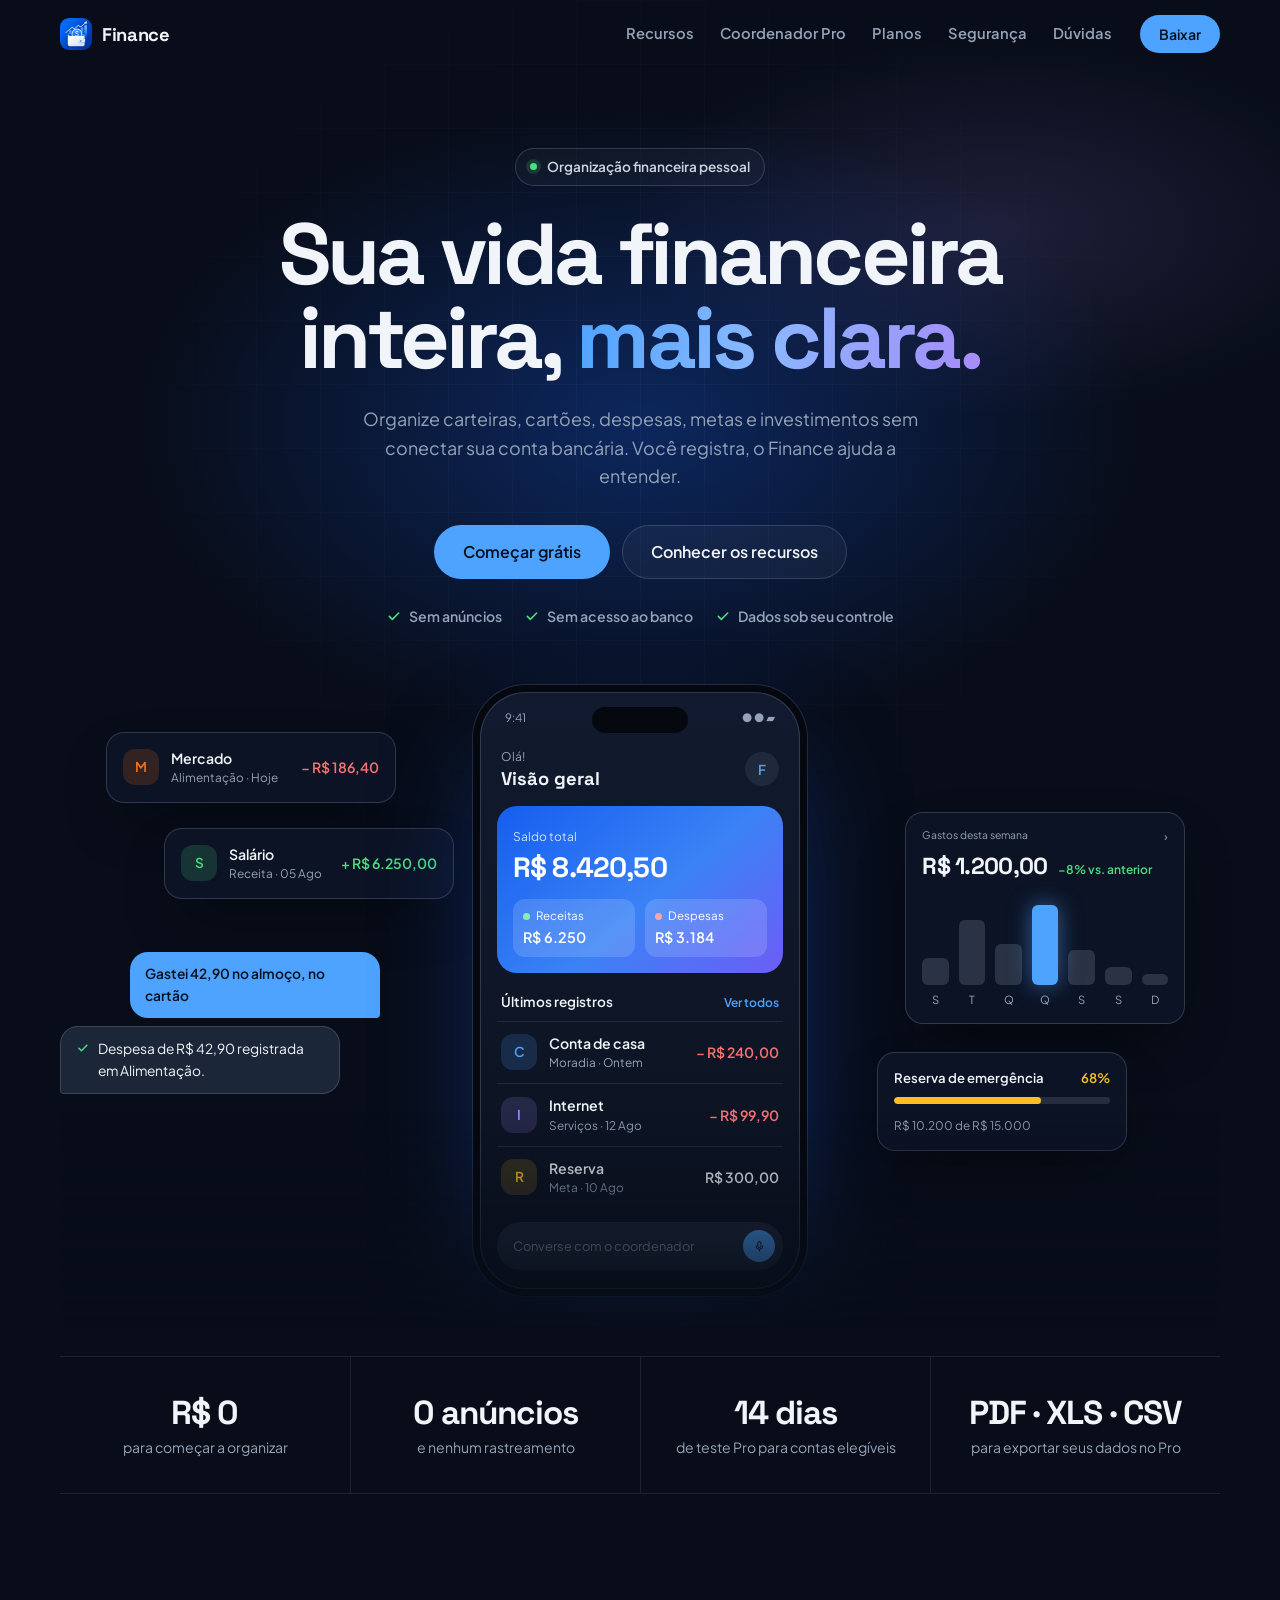
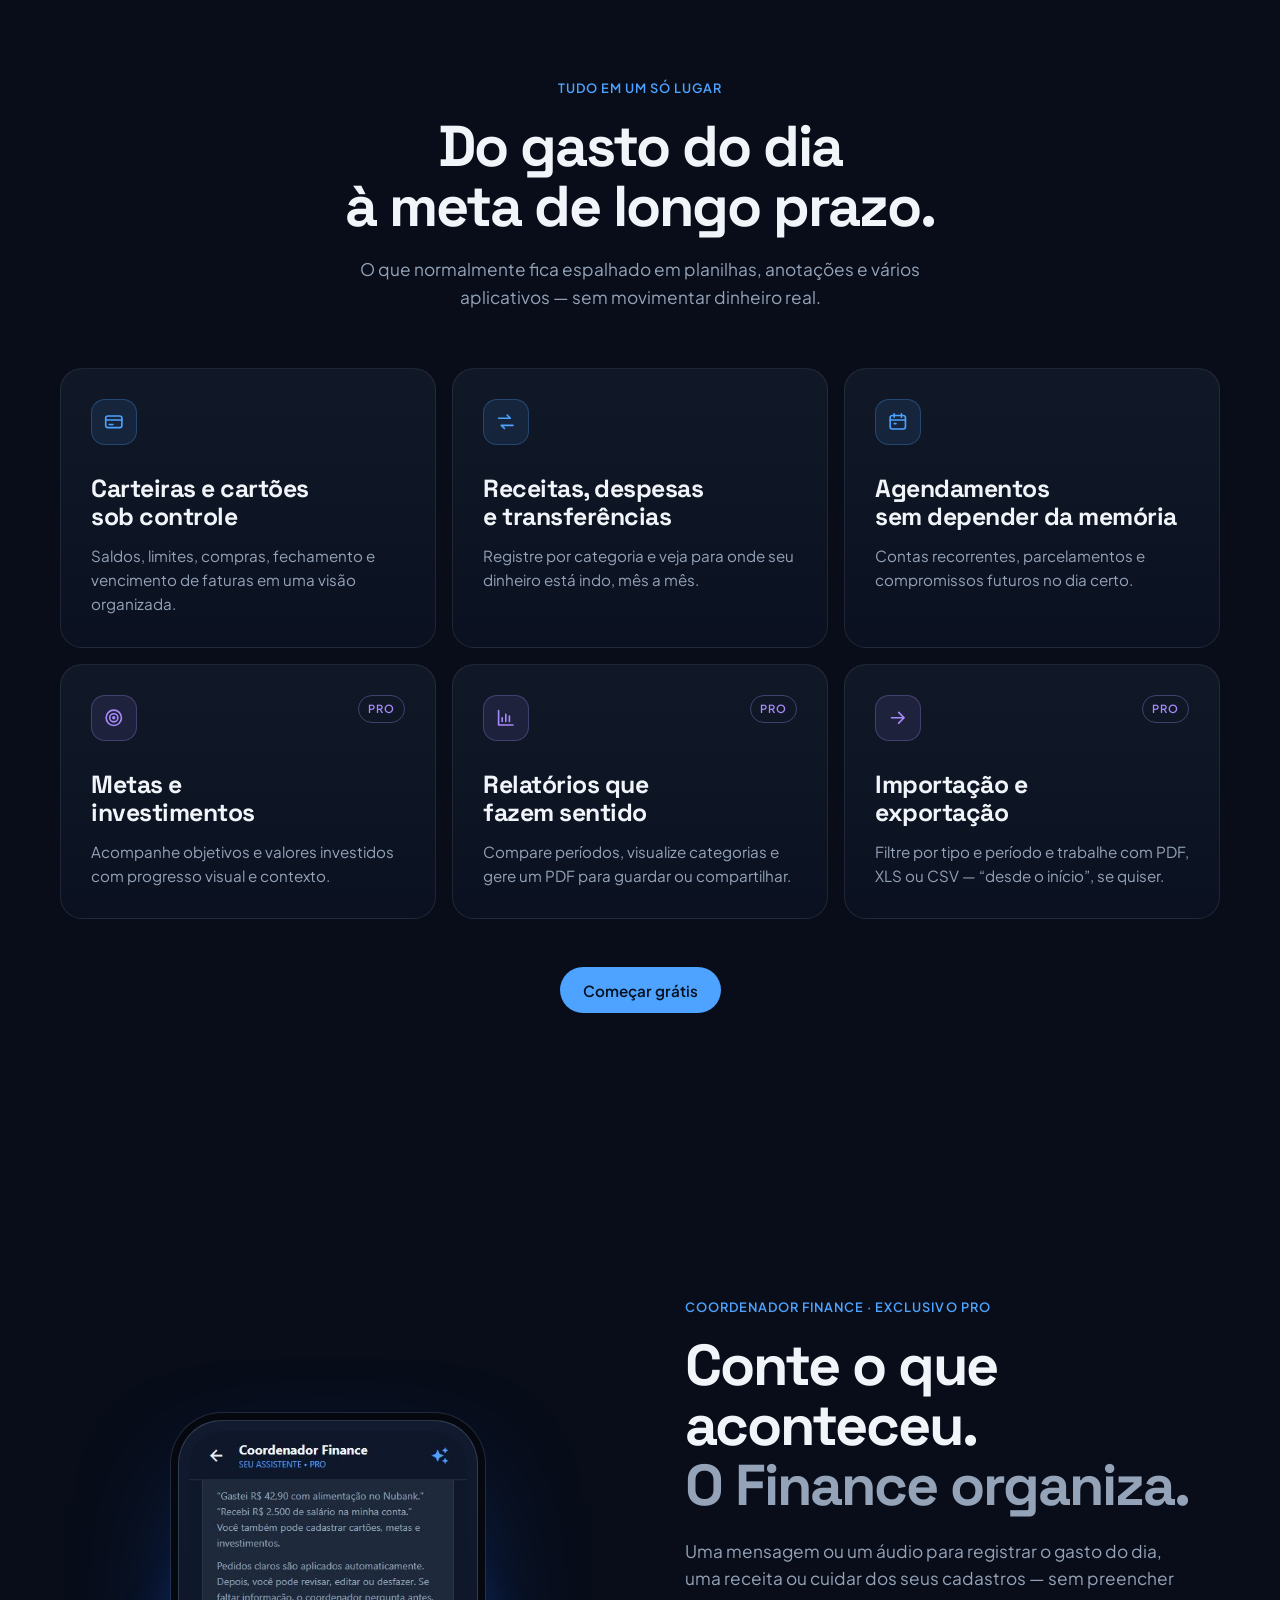
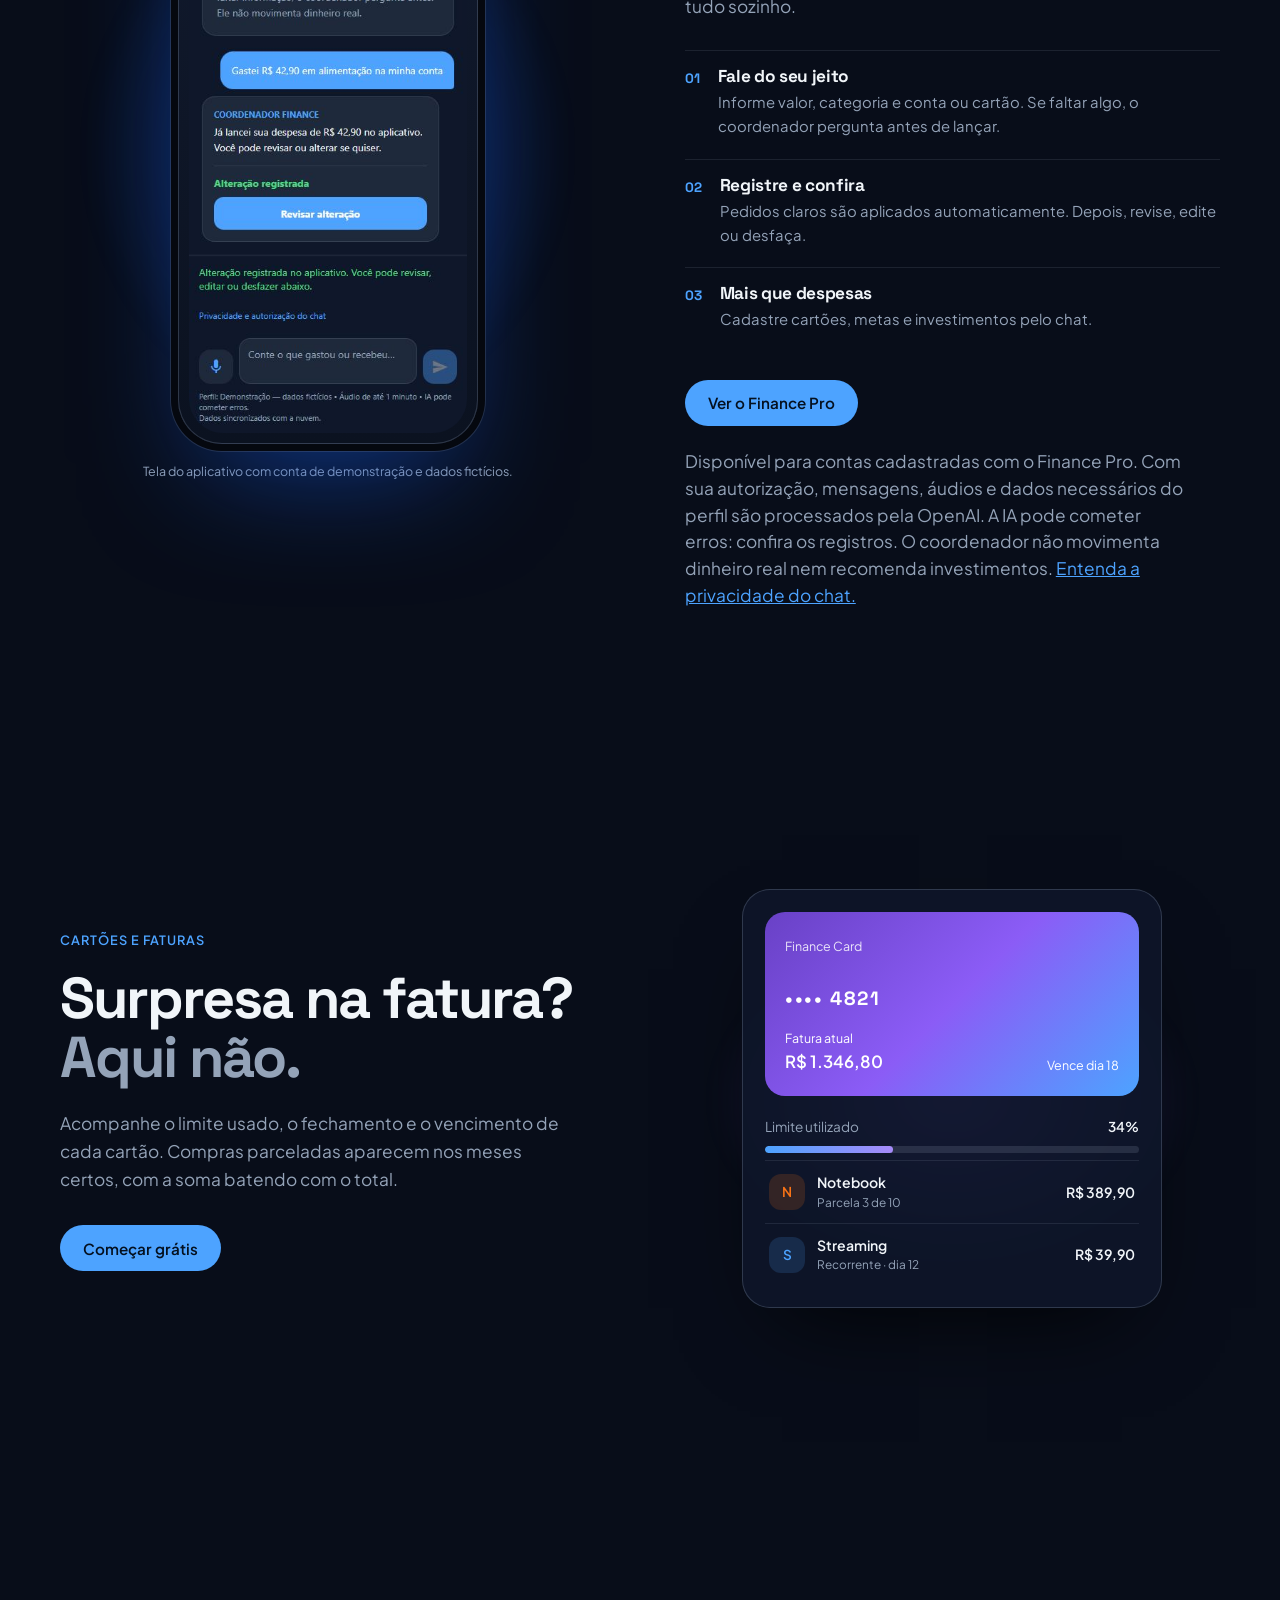
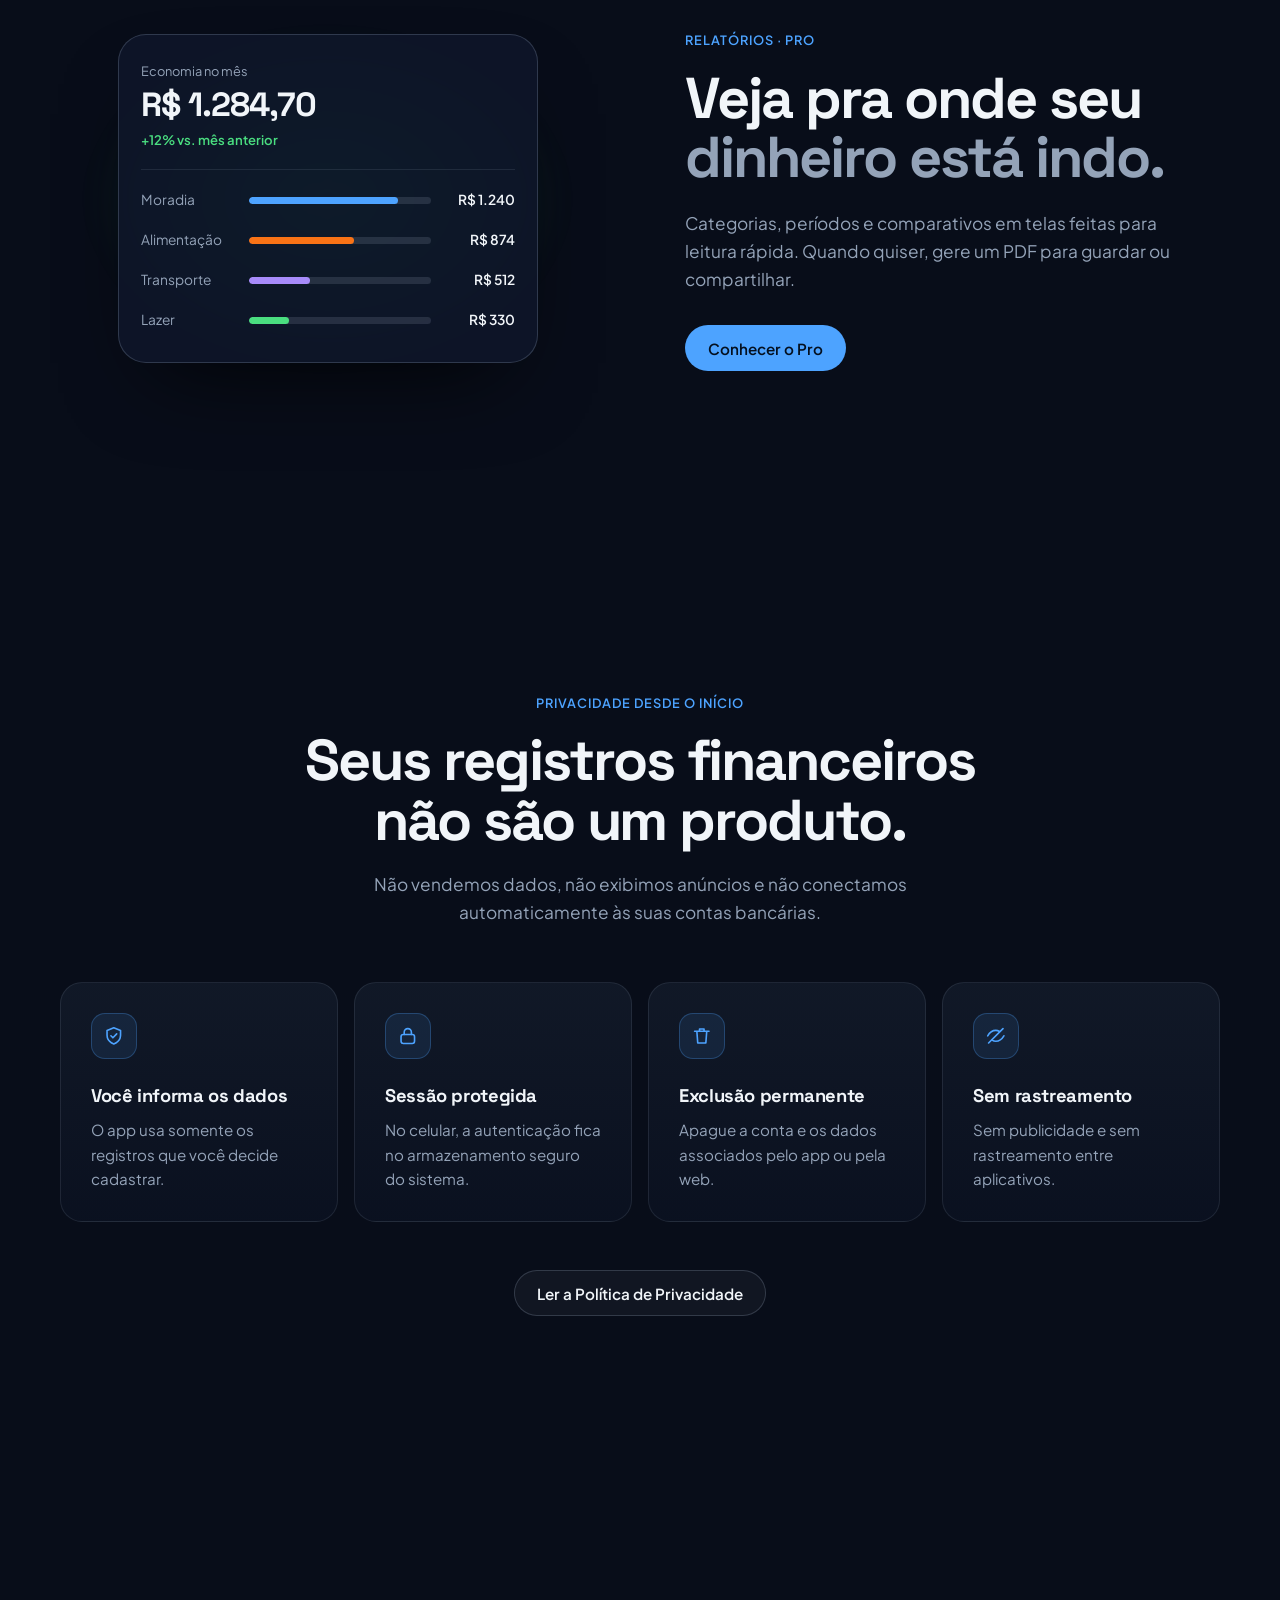
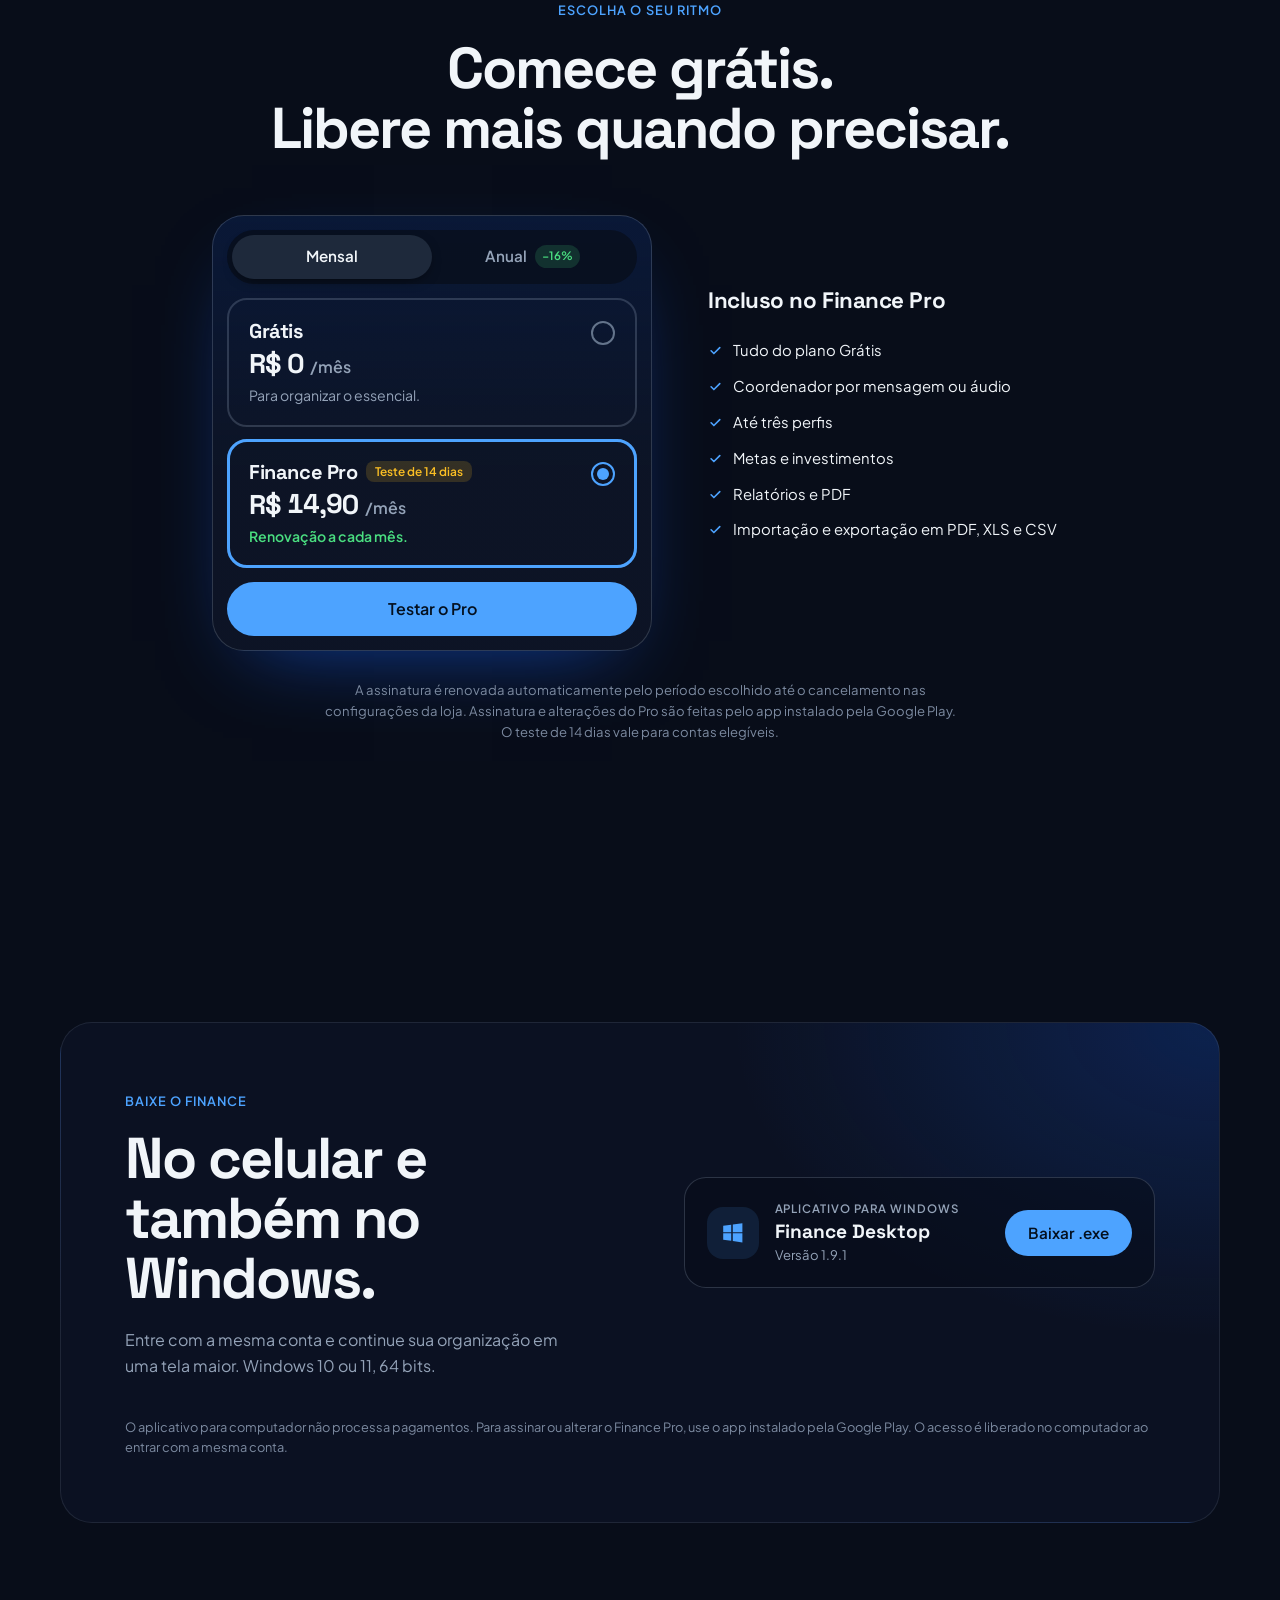
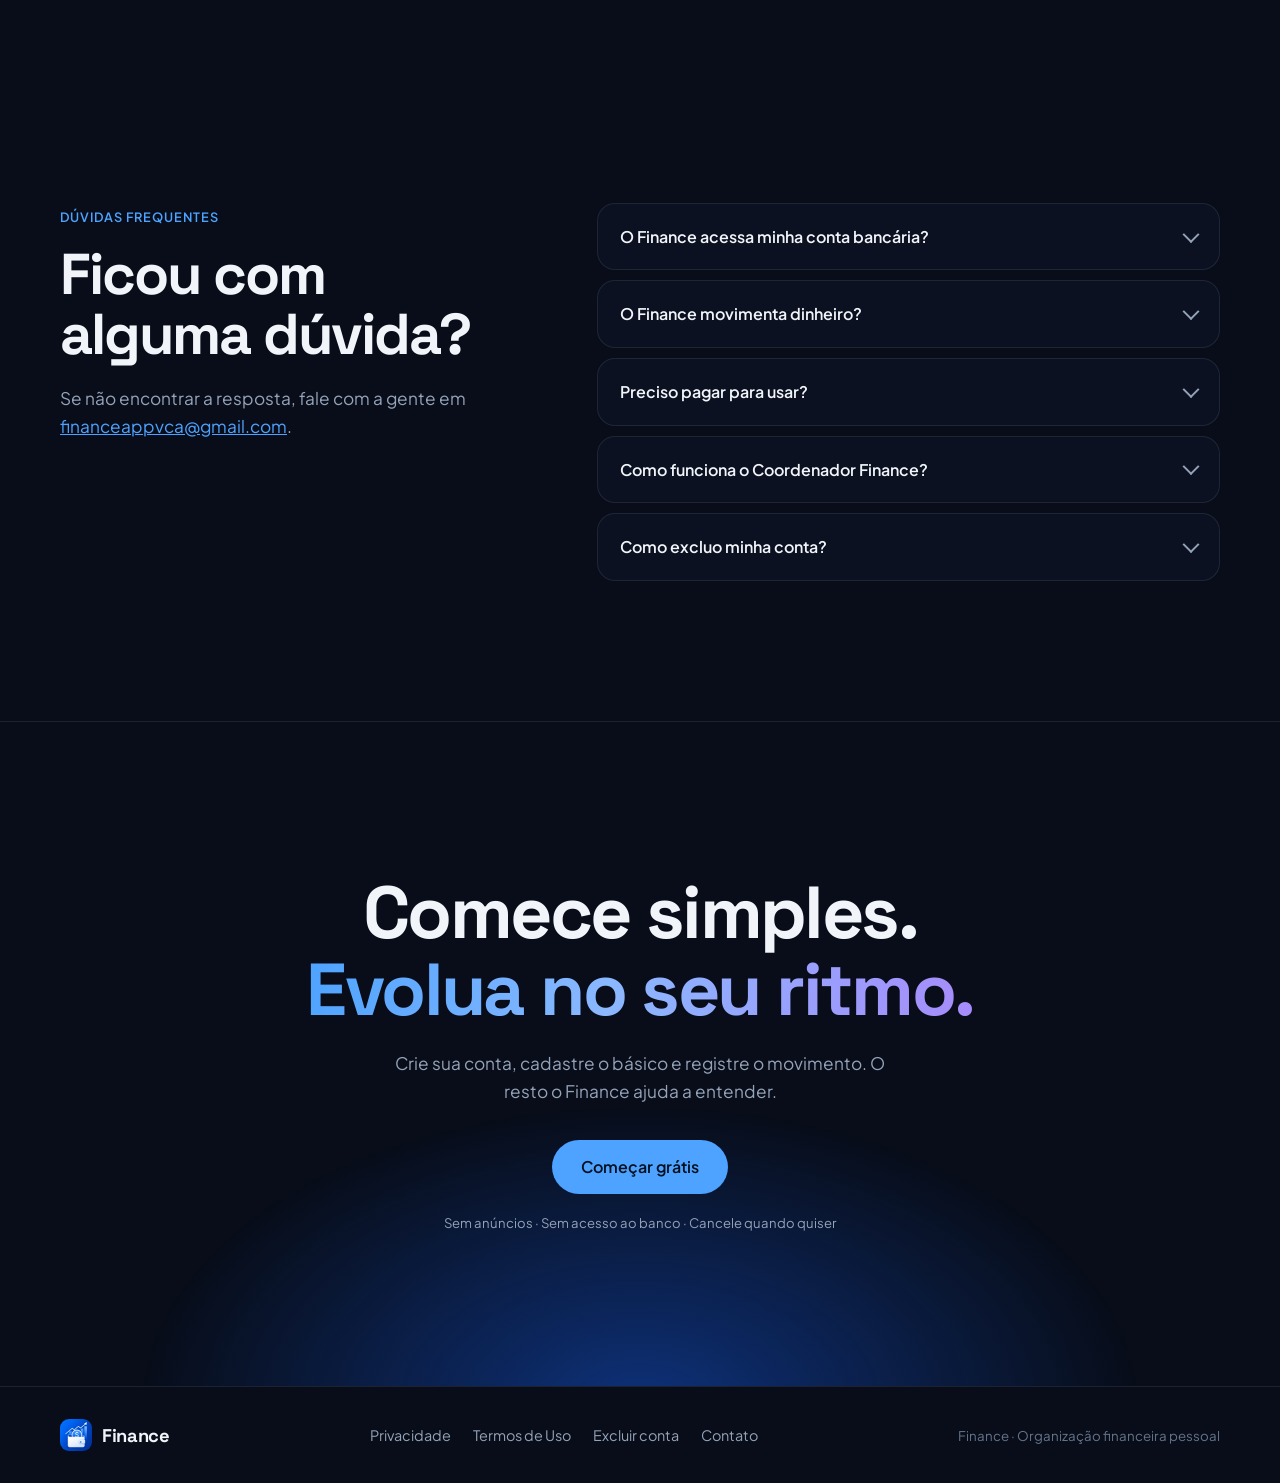
<file: index.html>
<!doctype html>
<html lang="pt-BR">
  <head>
    <meta charset="utf-8" />
    <meta name="viewport" content="width=device-width, initial-scale=1" />
    <meta
      name="description"
      content="Organize despesas, cartões, metas e investimentos com o Finance. No Pro, registre por mensagem ou áudio com o Coordenador Finance."
    />
    <meta name="theme-color" content="#0b1220" />
    <meta property="og:type" content="website" />
    <meta property="og:locale" content="pt_BR" />
    <meta property="og:title" content="Finance — Sua vida financeira, mais clara" />
    <meta
      property="og:description"
      content="Organize sua vida financeira e registre por mensagem ou áudio com o Coordenador Finance, exclusivo do Pro."
    />
    <meta property="og:url" content="https://soufinance.com.br/" />
    <meta property="og:image" content="https://soufinance.com.br/assets/og.png" />
    <meta name="twitter:card" content="summary_large_image" />
    <meta name="twitter:title" content="Finance — Sua vida financeira, mais clara" />
    <meta
      name="twitter:description"
      content="Organize sua vida financeira e registre por mensagem ou áudio com o Coordenador Finance, exclusivo do Pro."
    />
    <meta name="twitter:image" content="https://soufinance.com.br/assets/og.png" />
    <title>Finance — Sua vida financeira, mais clara</title>
    <link rel="icon" href="favicon.svg" type="image/svg+xml" />
    <link rel="stylesheet" href="landing.css?v=2" />
    <script>document.documentElement.classList.add("js");</script>
  </head>
  <body>
    <a class="skip-link" href="#conteudo">Ir para o conteúdo</a>

    <!-- Ícones reutilizáveis -->
    <svg width="0" height="0" style="position: absolute" aria-hidden="true">
      <symbol id="i-chat" viewBox="0 0 24 24"><path d="M4 5h16v11H9l-5 4z" /><path d="M8 9.5h8M8 12.5h5" /></symbol>
      <symbol id="i-card" viewBox="0 0 24 24"><rect x="3" y="5.5" width="18" height="13" rx="2.5" /><path d="M3 10h18M7 15h4" /></symbol>
      <symbol id="i-calendar" viewBox="0 0 24 24"><rect x="3.5" y="5" width="17" height="15" rx="2.5" /><path d="M3.5 10h17M8 3v4M16 3v4M8 14h2" /></symbol>
      <symbol id="i-target" viewBox="0 0 24 24"><circle cx="12" cy="12" r="8.5" /><circle cx="12" cy="12" r="4.5" /><circle cx="12" cy="12" r="1" /></symbol>
      <symbol id="i-chart" viewBox="0 0 24 24"><path d="M4 20V4M4 20h16" /><path d="M8 16v-4M12 16V8M16 16v-6" /></symbol>
      <symbol id="i-swap" viewBox="0 0 24 24"><path d="M4 8h13l-3.5-3.5M20 16H7l3.5 3.5" /></symbol>
      <symbol id="i-shield" viewBox="0 0 24 24"><path d="M12 3l7.5 3v5.5c0 4.5-3.2 8-7.5 9.5-4.3-1.5-7.5-5-7.5-9.5V6z" /><path d="M8.8 12l2.2 2.2 4.2-4.4" /></symbol>
      <symbol id="i-lock" viewBox="0 0 24 24"><rect x="4.5" y="10.5" width="15" height="10" rx="2.5" /><path d="M8 10.5V8a4 4 0 0 1 8 0v2.5" /></symbol>
      <symbol id="i-trash" viewBox="0 0 24 24"><path d="M4 7h16M9.5 7V4.5h5V7M6.5 7l1 13h9l1-13" /></symbol>
      <symbol id="i-eye-off" viewBox="0 0 24 24"><path d="M3 12s3.5-6 9-6c1.6 0 3 .5 4.2 1.2M21 12s-3.5 6-9 6c-1.6 0-3-.5-4.2-1.2" /><path d="M4 20L20 4" /></symbol>
      <symbol id="i-check" viewBox="0 0 24 24"><path d="M5 12.5l4.5 4.5L19 7.5" /></symbol>
      <symbol id="i-arrow" viewBox="0 0 24 24"><path d="M5 12h14M13 6l6 6-6 6" /></symbol>
      <symbol id="i-mic" viewBox="0 0 24 24"><rect x="9" y="3" width="6" height="11" rx="3" /><path d="M5.5 11a6.5 6.5 0 0 0 13 0M12 17.5V21" /></symbol>
      <symbol id="i-windows" viewBox="0 0 24 24"><path d="M3 5.5l7.5-1v7H3zM12 4.3L21 3v8.5h-9zM3 12.5h7.5v7L3 18.5zM12 12.5h9V21l-9-1.3z" /></symbol>
    </svg>

    <header class="nav" data-nav>
      <div class="nav-inner">
        <a class="brand" href="#topo" aria-label="Finance — início">
          <img src="assets/app-icon.png" alt="" width="32" height="32" />
          <span>Finance</span>
        </a>
        <nav class="nav-links" aria-label="Navegação principal">
          <a href="#recursos">Recursos</a>
          <a href="#coordenador">Coordenador Pro</a>
          <a href="#planos">Planos</a>
          <a href="#seguranca">Segurança</a>
          <a href="#duvidas">Dúvidas</a>
        </nav>
        <a class="btn btn-primary btn-sm nav-cta" href="#baixar">Baixar</a>
        <button class="nav-toggle" type="button" aria-expanded="false" aria-controls="menu-mobile" aria-label="Abrir menu">
          <span></span><span></span>
        </button>
      </div>
      <nav id="menu-mobile" class="nav-mobile" aria-label="Navegação principal (celular)" hidden>
        <a href="#recursos">Recursos</a>
        <a href="#coordenador">Coordenador Pro</a>
        <a href="#planos">Planos</a>
        <a href="#seguranca">Segurança</a>
        <a href="#duvidas">Dúvidas</a>
        <a href="#baixar" class="btn btn-primary">Baixar o Finance</a>
      </nav>
    </header>

    <main id="conteudo">
      <!-- HERO -->
      <section id="topo" class="hero" aria-labelledby="hero-title">
        <div class="hero-glow" aria-hidden="true"></div>
        <div class="container hero-copy">
          <span class="pill"><i aria-hidden="true"></i> Organização financeira pessoal</span>
          <h1 id="hero-title">Sua vida financeira inteira, <span class="grad">mais clara.</span></h1>
          <p class="lead">
            Organize carteiras, cartões, despesas, metas e investimentos sem conectar sua conta
            bancária. Você registra, o Finance ajuda a entender.
          </p>
          <div class="hero-actions">
            <a class="btn btn-primary btn-lg" href="#baixar">Começar grátis</a>
            <a class="btn btn-ghost btn-lg" href="#recursos">Conhecer os recursos</a>
          </div>
          <ul class="trust-row" aria-label="Diferenciais de privacidade">
            <li><svg><use href="#i-check" /></svg>Sem anúncios</li>
            <li><svg><use href="#i-check" /></svg>Sem acesso ao banco</li>
            <li><svg><use href="#i-check" /></svg>Dados sob seu controle</li>
          </ul>
        </div>

        <div class="hero-stage" aria-label="Demonstração ilustrativa do Finance com dados fictícios">
          <!-- Cards flutuantes à esquerda -->
          <div class="float float-left-1 reveal" aria-hidden="true">
            <div class="tx">
              <span class="tx-icon" style="--c: #f97316">M</span>
              <span class="tx-body"><b>Mercado</b><small>Alimentação · Hoje</small></span>
              <strong class="neg">− R$ 186,40</strong>
            </div>
          </div>
          <div class="float float-left-2 reveal" aria-hidden="true">
            <div class="tx">
              <span class="tx-icon" style="--c: #4ade80">S</span>
              <span class="tx-body"><b>Salário</b><small>Receita · 05 Ago</small></span>
              <strong class="pos">+ R$ 6.250,00</strong>
            </div>
          </div>
          <div class="float float-left-3 reveal" aria-hidden="true">
            <div class="bubble-user">Gastei 42,90 no almoço, no cartão</div>
            <div class="bubble-bot"><svg><use href="#i-check" /></svg> Despesa de R$ 42,90 registrada em Alimentação.</div>
          </div>

          <!-- Celular -->
          <article class="phone reveal" aria-hidden="true">
            <div class="phone-notch"></div>
            <div class="phone-status"><span>9:41</span><span>● ● ▰</span></div>
            <div class="app-top">
              <div><small>Olá!</small><strong>Visão geral</strong></div>
              <span class="avatar">F</span>
            </div>
            <div class="balance">
              <small>Saldo total</small>
              <strong>R$ 8.420,50</strong>
              <div class="balance-split">
                <span><i class="dot pos-bg"></i>Receitas<b>R$ 6.250</b></span>
                <span><i class="dot neg-bg"></i>Despesas<b>R$ 3.184</b></span>
              </div>
            </div>
            <div class="app-row-title"><strong>Últimos registros</strong><span>Ver todos</span></div>
            <div class="tx tx-plain">
              <span class="tx-icon" style="--c: #4da3ff">C</span>
              <span class="tx-body"><b>Conta de casa</b><small>Moradia · Ontem</small></span>
              <strong class="neg">− R$ 240,00</strong>
            </div>
            <div class="tx tx-plain">
              <span class="tx-icon" style="--c: #a78bfa">I</span>
              <span class="tx-body"><b>Internet</b><small>Serviços · 12 Ago</small></span>
              <strong class="neg">− R$ 99,90</strong>
            </div>
            <div class="tx tx-plain">
              <span class="tx-icon" style="--c: #fbbf24">R</span>
              <span class="tx-body"><b>Reserva</b><small>Meta · 10 Ago</small></span>
              <strong>R$ 300,00</strong>
            </div>
            <div class="phone-input"><span>Converse com o coordenador</span><i><svg><use href="#i-mic" /></svg></i></div>
          </article>

          <!-- Card de gráfico à direita -->
          <div class="float float-right-1 reveal" aria-hidden="true">
            <div class="week">
              <div class="week-head"><small>Gastos desta semana</small><span>›</span></div>
              <div class="week-total"><strong>R$ 1.200,00</strong><em>−8% vs. anterior</em></div>
              <div class="week-bars">
                <i style="--h: 30%"></i><i style="--h: 72%"></i><i style="--h: 45%"></i><i style="--h: 88%" class="on"></i><i style="--h: 38%"></i><i style="--h: 20%"></i><i style="--h: 12%"></i>
              </div>
              <div class="week-days"><span>S</span><span>T</span><span>Q</span><span>Q</span><span>S</span><span>S</span><span>D</span></div>
            </div>
          </div>
          <div class="float float-right-2 reveal" aria-hidden="true">
            <div class="goal-mini">
              <div><span>Reserva de emergência</span><b>68%</b></div>
              <div class="track"><i style="width: 68%"></i></div>
              <small>R$ 10.200 de R$ 15.000</small>
            </div>
          </div>
        </div>
      </section>

      <!-- NÚMEROS -->
      <section class="stats" aria-label="Destaques do Finance">
        <div class="container stats-grid">
          <div><strong>R$ 0</strong><span>para começar a organizar</span></div>
          <div><strong>0 anúncios</strong><span>e nenhum rastreamento</span></div>
          <div><strong>14 dias</strong><span>de teste Pro para contas elegíveis</span></div>
          <div><strong>PDF · XLS · CSV</strong><span>para exportar seus dados no Pro</span></div>
        </div>
      </section>

      <!-- RECURSOS -->
      <section id="recursos" class="section" aria-labelledby="features-title">
        <div class="container">
          <header class="section-head center reveal">
            <span class="eyebrow">Tudo em um só lugar</span>
            <h2 id="features-title">Do gasto do dia<br />à meta de longo prazo.</h2>
            <p>O que normalmente fica espalhado em planilhas, anotações e vários aplicativos — sem movimentar dinheiro real.</p>
          </header>

          <div class="feature-grid">
            <article class="fcard reveal">
              <span class="ficon"><svg><use href="#i-card" /></svg></span>
              <h3>Carteiras e cartões<br />sob controle</h3>
              <p>Saldos, limites, compras, fechamento e vencimento de faturas em uma visão organizada.</p>
            </article>
            <article class="fcard reveal">
              <span class="ficon"><svg><use href="#i-swap" /></svg></span>
              <h3>Receitas, despesas<br />e transferências</h3>
              <p>Registre por categoria e veja para onde seu dinheiro está indo, mês a mês.</p>
            </article>
            <article class="fcard reveal">
              <span class="ficon"><svg><use href="#i-calendar" /></svg></span>
              <h3>Agendamentos<br />sem depender da memória</h3>
              <p>Contas recorrentes, parcelamentos e compromissos futuros no dia certo.</p>
            </article>
            <article class="fcard reveal">
              <span class="ficon violet"><svg><use href="#i-target" /></svg></span>
              <span class="tag">PRO</span>
              <h3>Metas e<br />investimentos</h3>
              <p>Acompanhe objetivos e valores investidos com progresso visual e contexto.</p>
            </article>
            <article class="fcard reveal">
              <span class="ficon violet"><svg><use href="#i-chart" /></svg></span>
              <span class="tag">PRO</span>
              <h3>Relatórios que<br />fazem sentido</h3>
              <p>Compare períodos, visualize categorias e gere um PDF para guardar ou compartilhar.</p>
            </article>
            <article class="fcard reveal">
              <span class="ficon violet"><svg><use href="#i-arrow" /></svg></span>
              <span class="tag">PRO</span>
              <h3>Importação e<br />exportação</h3>
              <p>Filtre por tipo e período e trabalhe com PDF, XLS ou CSV — “desde o início”, se quiser.</p>
            </article>
          </div>
          <div class="center-cta reveal"><a class="btn btn-primary" href="#baixar">Começar grátis</a></div>
        </div>
      </section>

      <!-- COORDENADOR -->
      <section id="coordenador" class="section split" aria-labelledby="coordinator-title">
        <div class="container split-grid">
          <figure class="split-visual reveal">
            <div class="visual-glow" aria-hidden="true"></div>
            <div class="phone phone-img">
              <img src="assets/coordenador-chat.png" alt="Coordenador Finance Pro registrando uma despesa de R$ 42,90 por mensagem, com opção de revisar a alteração e enviar áudio." width="390" height="844" loading="lazy" />
            </div>
            <figcaption>Tela do aplicativo com conta de demonstração e dados fictícios.</figcaption>
          </figure>
          <div class="split-copy reveal">
            <span class="eyebrow">Coordenador Finance · Exclusivo Pro</span>
            <h2 id="coordinator-title">Conte o que aconteceu.<br /><span class="muted-h">O Finance organiza.</span></h2>
            <p>Uma mensagem ou um áudio para registrar o gasto do dia, uma receita ou cuidar dos seus cadastros — sem preencher tudo sozinho.</p>
            <ol class="steps">
              <li><span>01</span><div><h3>Fale do seu jeito</h3><p>Informe valor, categoria e conta ou cartão. Se faltar algo, o coordenador pergunta antes de lançar.</p></div></li>
              <li><span>02</span><div><h3>Registre e confira</h3><p>Pedidos claros são aplicados automaticamente. Depois, revise, edite ou desfaça.</p></div></li>
              <li><span>03</span><div><h3>Mais que despesas</h3><p>Cadastre cartões, metas e investimentos pelo chat.</p></div></li>
            </ol>
            <a class="btn btn-primary" href="#planos">Ver o Finance Pro</a>
            <p class="fine">
              Disponível para contas cadastradas com o Finance Pro. Com sua autorização, mensagens, áudios e dados necessários do perfil são processados pela OpenAI. A IA pode cometer erros: confira os registros. O coordenador não movimenta dinheiro real nem recomenda investimentos.
              <a href="privacidade.html">Entenda a privacidade do chat.</a>
            </p>
          </div>
        </div>
      </section>

      <!-- FATURA -->
      <section class="section split" aria-labelledby="invoice-title">
        <div class="container split-grid reverse">
          <div class="split-copy reveal">
            <span class="eyebrow">Cartões e faturas</span>
            <h2 id="invoice-title">Surpresa na fatura?<br /><span class="muted-h">Aqui não.</span></h2>
            <p>Acompanhe o limite usado, o fechamento e o vencimento de cada cartão. Compras parceladas aparecem nos meses certos, com a soma batendo com o total.</p>
            <a class="btn btn-primary" href="#baixar">Começar grátis</a>
          </div>
          <div class="split-visual reveal" aria-label="Exemplo ilustrativo de cartão com dados fictícios">
            <div class="visual-glow violet" aria-hidden="true"></div>
            <div class="panel">
              <div class="credit">
                <small>Finance Card</small>
                <strong>•••• 4821</strong>
                <div><span>Fatura atual<b>R$ 1.346,80</b></span><span>Vence dia 18</span></div>
              </div>
              <div class="limit"><span>Limite utilizado</span><b>34%</b></div>
              <div class="track"><i style="width: 34%"></i></div>
              <div class="tx tx-plain">
                <span class="tx-icon" style="--c: #f97316">N</span>
                <span class="tx-body"><b>Notebook</b><small>Parcela 3 de 10</small></span>
                <strong>R$ 389,90</strong>
              </div>
              <div class="tx tx-plain">
                <span class="tx-icon" style="--c: #4da3ff">S</span>
                <span class="tx-body"><b>Streaming</b><small>Recorrente · dia 12</small></span>
                <strong>R$ 39,90</strong>
              </div>
            </div>
          </div>
        </div>
      </section>

      <!-- RELATÓRIO -->
      <section class="section split" aria-labelledby="report-title">
        <div class="container split-grid">
          <div class="split-visual reveal" aria-label="Exemplo ilustrativo de relatório mensal com dados fictícios">
            <div class="visual-glow green" aria-hidden="true"></div>
            <div class="panel">
              <div class="report-top"><small>Economia no mês</small><strong>R$ 1.284,70</strong><em>+12% vs. mês anterior</em></div>
              <div class="cat"><span>Moradia</span><div class="track"><i style="width: 82%; --bar: #4da3ff"></i></div><b>R$ 1.240</b></div>
              <div class="cat"><span>Alimentação</span><div class="track"><i style="width: 58%; --bar: #f97316"></i></div><b>R$ 874</b></div>
              <div class="cat"><span>Transporte</span><div class="track"><i style="width: 34%; --bar: #a78bfa"></i></div><b>R$ 512</b></div>
              <div class="cat"><span>Lazer</span><div class="track"><i style="width: 22%; --bar: #4ade80"></i></div><b>R$ 330</b></div>
            </div>
          </div>
          <div class="split-copy reveal">
            <span class="eyebrow">Relatórios · Pro</span>
            <h2 id="report-title">Veja pra onde seu<br /><span class="muted-h">dinheiro está indo.</span></h2>
            <p>Categorias, períodos e comparativos em telas feitas para leitura rápida. Quando quiser, gere um PDF para guardar ou compartilhar.</p>
            <a class="btn btn-primary" href="#planos">Conhecer o Pro</a>
          </div>
        </div>
      </section>

      <!-- SEGURANÇA -->
      <section id="seguranca" class="section" aria-labelledby="security-title">
        <div class="container">
          <header class="section-head center reveal">
            <span class="eyebrow">Privacidade desde o início</span>
            <h2 id="security-title">Seus registros financeiros<br />não são um produto.</h2>
            <p>Não vendemos dados, não exibimos anúncios e não conectamos automaticamente às suas contas bancárias.</p>
          </header>
          <div class="security-grid">
            <article class="scard reveal"><span class="ficon"><svg><use href="#i-shield" /></svg></span><h3>Você informa os dados</h3><p>O app usa somente os registros que você decide cadastrar.</p></article>
            <article class="scard reveal"><span class="ficon"><svg><use href="#i-lock" /></svg></span><h3>Sessão protegida</h3><p>No celular, a autenticação fica no armazenamento seguro do sistema.</p></article>
            <article class="scard reveal"><span class="ficon"><svg><use href="#i-trash" /></svg></span><h3>Exclusão permanente</h3><p>Apague a conta e os dados associados pelo app ou pela web.</p></article>
            <article class="scard reveal"><span class="ficon"><svg><use href="#i-eye-off" /></svg></span><h3>Sem rastreamento</h3><p>Sem publicidade e sem rastreamento entre aplicativos.</p></article>
          </div>
          <div class="center-cta reveal"><a class="btn btn-ghost" href="privacidade.html">Ler a Política de Privacidade</a></div>
        </div>
      </section>

      <!-- PLANOS -->
      <section id="planos" class="section" aria-labelledby="plans-title">
        <div class="container">
          <header class="section-head center reveal">
            <span class="eyebrow">Escolha o seu ritmo</span>
            <h2 id="plans-title">Comece grátis.<br />Libere mais quando precisar.</h2>
          </header>

          <div class="pricing">
            <form class="picker reveal" data-pricing>
              <fieldset class="billing">
                <legend class="vh">Período de cobrança do Pro</legend>
                <label><input class="vh" type="radio" name="periodo" value="mensal" checked /><span>Mensal</span></label>
                <label><input class="vh" type="radio" name="periodo" value="anual" /><span>Anual <em class="save">−16%</em></span></label>
                <i class="billing-pill" aria-hidden="true"></i>
              </fieldset>

              <fieldset class="picks">
                <legend class="vh">Plano</legend>
                <label class="pick">
                  <input class="vh" type="radio" name="plano" value="gratis" />
                  <span class="pick-body">
                    <span class="pick-name">Grátis</span>
                    <span class="pick-price"><strong>R$ 0</strong><span class="pick-unit">/mês</span></span>
                    <span class="pick-note">Para organizar o essencial.</span>
                  </span>
                  <i class="pick-dot" aria-hidden="true"></i>
                </label>
                <label class="pick">
                  <input class="vh" type="radio" name="plano" value="pro" checked />
                  <span class="pick-body">
                    <span class="pick-name">Finance Pro <em class="pick-badge">Teste de 14 dias</em></span>
                    <span class="pick-price">
                      <strong>R$ <span data-price data-mensal="14,90" data-anual="149,90">14,90</span></strong><span class="pick-unit" data-swap data-mensal="/mês" data-anual="/ano">/mês</span>
                    </span>
                    <span class="pick-note pick-save" data-swap data-mensal="Renovação a cada mês." data-anual="Economize R$ 28,90 por ano.">Renovação a cada mês.</span>
                  </span>
                  <i class="pick-dot" aria-hidden="true"></i>
                </label>
                <i class="pick-outline" aria-hidden="true"></i>
              </fieldset>

              <a class="btn btn-primary btn-lg btn-block" href="#baixar" data-plan-cta data-gratis="Começar grátis" data-pro="Testar o Pro">Testar o Pro</a>
            </form>

            <div class="includes reveal" aria-live="polite">
              <section data-plan="gratis">
                <h3>Incluso no Grátis</h3>
                <ul class="checks">
                  <li><svg><use href="#i-check" /></svg>Um perfil financeiro</li>
                  <li><svg><use href="#i-check" /></svg>Carteiras e cartões</li>
                  <li><svg><use href="#i-check" /></svg>Receitas, despesas e faturas</li>
                  <li><svg><use href="#i-check" /></svg>Agendamentos e parcelamentos</li>
                </ul>
              </section>
              <section data-plan="pro">
                <h3>Incluso no Finance Pro</h3>
                <ul class="checks">
                  <li><svg><use href="#i-check" /></svg>Tudo do plano Grátis</li>
                  <li><svg><use href="#i-check" /></svg>Coordenador por mensagem ou áudio</li>
                  <li><svg><use href="#i-check" /></svg>Até três perfis</li>
                  <li><svg><use href="#i-check" /></svg>Metas e investimentos</li>
                  <li><svg><use href="#i-check" /></svg>Relatórios e PDF</li>
                  <li><svg><use href="#i-check" /></svg>Importação e exportação em PDF, XLS e CSV</li>
                </ul>
              </section>
            </div>
          </div>
          <p class="plans-legal">
            A assinatura é renovada automaticamente pelo período escolhido até o cancelamento nas configurações da loja.
            Assinatura e alterações do Pro são feitas pelo app instalado pela Google Play.
            O teste de 14 dias vale para contas elegíveis.
          </p>
        </div>
      </section>

      <!-- DOWNLOAD -->
      <section id="baixar" class="section" aria-labelledby="download-title">
        <div class="container">
          <div class="download reveal">
            <div class="download-copy">
              <span class="eyebrow">Baixe o Finance</span>
              <h2 id="download-title">No celular e<br />também no Windows.</h2>
              <p>Entre com a mesma conta e continue sua organização em uma tela maior. Windows 10 ou 11, 64 bits.</p>
            </div>
            <div class="download-card">
              <span class="win"><svg><use href="#i-windows" /></svg></span>
              <div>
                <small>Aplicativo para Windows</small>
                <strong>Finance Desktop</strong>
                <span>Versão 1.9.1</span>
              </div>
              <a class="btn btn-primary" href="https://github.com/patrickvca/FinanceApp-legal/releases/download/v1.9.1-windows.28/Finance-Setup.exe">Baixar .exe</a>
            </div>
            <p class="fine download-fine">O aplicativo para computador não processa pagamentos. Para assinar ou alterar o Finance Pro, use o app instalado pela Google Play. O acesso é liberado no computador ao entrar com a mesma conta.</p>
          </div>
        </div>
      </section>

      <!-- FAQ -->
      <section id="duvidas" class="section" aria-labelledby="faq-title">
        <div class="container faq-wrap">
          <header class="section-head reveal">
            <span class="eyebrow">Dúvidas frequentes</span>
            <h2 id="faq-title">Ficou com<br />alguma dúvida?</h2>
            <p>Se não encontrar a resposta, fale com a gente em <a href="mailto:financeappvca@gmail.com">financeappvca@gmail.com</a>.</p>
          </header>
          <div class="faq">
            <details class="reveal">
              <summary>O Finance acessa minha conta bancária?</summary>
              <p>Não. O Finance não se conecta automaticamente a bancos. Você registra as movimentações que quiser, manualmente ou pelo Coordenador no Pro.</p>
            </details>
            <details class="reveal">
              <summary>O Finance movimenta dinheiro?</summary>
              <p>Não. É uma ferramenta de organização: nenhuma transferência, pagamento ou investimento real é feito pelo app.</p>
            </details>
            <details class="reveal">
              <summary>Preciso pagar para usar?</summary>
              <p>Não. O plano Grátis cobre carteiras, cartões, receitas, despesas, faturas e agendamentos. O Pro libera o Coordenador, metas, investimentos, relatórios e a central de dados.</p>
            </details>
            <details class="reveal">
              <summary>Como funciona o Coordenador Finance?</summary>
              <p>No Pro, você envia uma mensagem ou áudio e o coordenador registra ou pergunta o que faltar. Com sua autorização, o conteúdo é processado pela OpenAI. Confira sempre os registros.</p>
            </details>
            <details class="reveal">
              <summary>Como excluo minha conta?</summary>
              <p>Pelo próprio app, em Configurações, ou pela <a href="exclusao-de-conta.html">página de exclusão de conta</a>. A conta e os dados associados são apagados de forma permanente.</p>
            </details>
          </div>
        </div>
      </section>

      <!-- CTA FINAL -->
      <section class="final" aria-labelledby="final-title">
        <div class="final-glow" aria-hidden="true"></div>
        <div class="container center">
          <h2 id="final-title">Comece simples.<br /><span class="grad">Evolua no seu ritmo.</span></h2>
          <p>Crie sua conta, cadastre o básico e registre o movimento. O resto o Finance ajuda a entender.</p>
          <a class="btn btn-primary btn-lg" href="#baixar">Começar grátis</a>
          <small class="final-micro">Sem anúncios · Sem acesso ao banco · Cancele quando quiser</small>
        </div>
      </section>
    </main>

    <footer class="footer">
      <div class="container footer-inner">
        <a class="brand" href="#topo"><img src="assets/app-icon.png" alt="" width="28" height="28" /><span>Finance</span></a>
        <nav class="footer-links" aria-label="Documentos">
          <a href="privacidade.html">Privacidade</a>
          <a href="termos.html">Termos de Uso</a>
          <a href="exclusao-de-conta.html">Excluir conta</a>
          <a href="mailto:financeappvca@gmail.com">Contato</a>
        </nav>
        <small>Finance · Organização financeira pessoal</small>
      </div>
    </footer>

    <script>
      (function () {
        // Menu mobile
        var toggle = document.querySelector(".nav-toggle");
        var menu = document.getElementById("menu-mobile");
        function setMenu(open) {
          toggle.setAttribute("aria-expanded", String(open));
          toggle.setAttribute("aria-label", open ? "Fechar menu" : "Abrir menu");
          menu.hidden = !open;
          document.body.classList.toggle("menu-open", open);
        }
        toggle.addEventListener("click", function () {
          setMenu(toggle.getAttribute("aria-expanded") !== "true");
        });
        menu.addEventListener("click", function (e) {
          if (e.target.closest("a")) setMenu(false);
        });
        document.addEventListener("keydown", function (e) {
          if (e.key === "Escape" && !menu.hidden) { setMenu(false); toggle.focus(); }
        });

        // Header com fundo ao rolar
        var nav = document.querySelector("[data-nav]");
        function onScroll() { nav.classList.toggle("scrolled", window.scrollY > 12); }
        window.addEventListener("scroll", onScroll, { passive: true });
        onScroll();

        // Seletor de planos
        var pricing = document.querySelector("[data-pricing]");
        var price = pricing.querySelector("[data-price]");
        var outline = pricing.querySelector(".pick-outline");
        var cta = pricing.querySelector("[data-plan-cta]");

        // Preço com algarismos que rolam, alinhados pela direita para a vírgula não pular.
        function renderPrice(text) {
          var cols = price.querySelector(".roll");
          if (!cols) {
            price.textContent = "";
            price.insertAdjacentHTML("beforeend", '<span class="vh"></span><span class="roll" aria-hidden="true"></span>');
            cols = price.querySelector(".roll");
          }
          price.querySelector(".vh").textContent = text;
          while (cols.children.length > text.length) cols.removeChild(cols.firstChild);
          while (cols.children.length < text.length) {
            var col = document.createElement("span");
            cols.insertBefore(col, cols.firstChild);
          }
          text.split("").forEach(function (char, i) {
            var col = cols.children[i];
            if (!/[0-9]/.test(char)) { col.className = "roll-sep"; col.textContent = char; return; }
            if (col.className !== "roll-digit") {
              col.className = "roll-digit";
              col.innerHTML = "<span>0<br />1<br />2<br />3<br />4<br />5<br />6<br />7<br />8<br />9</span>";
              col.offsetWidth; // aplica o zero antes de animar
            }
            col.style.setProperty("--d", char);
          });
        }

        function placeOutline() {
          var pick = pricing.querySelector('[name="plano"]:checked').closest(".pick");
          outline.style.transform = "translateY(" + pick.offsetTop + "px)";
          outline.style.height = pick.offsetHeight + "px";
        }

        function updatePricing() {
          var period = pricing.elements.periodo.value;
          var plan = pricing.elements.plano.value;
          renderPrice(price.dataset[period]);
          pricing.querySelectorAll("[data-swap]").forEach(function (el) { el.textContent = el.dataset[period]; });
          cta.textContent = cta.dataset[plan];
          document.querySelectorAll("[data-plan]").forEach(function (el) { el.hidden = el.dataset.plan !== plan; });
          placeOutline();
        }
        pricing.addEventListener("change", updatePricing);
        pricing.addEventListener("submit", function (e) { e.preventDefault(); });
        if ("ResizeObserver" in window) new ResizeObserver(placeOutline).observe(pricing);
        else window.addEventListener("resize", placeOutline);
        pricing.classList.add("ready");
        updatePricing();

        // Revelar ao rolar
        var items = document.querySelectorAll(".reveal");
        if (!("IntersectionObserver" in window) || window.matchMedia("(prefers-reduced-motion: reduce)").matches) {
          items.forEach(function (el) { el.classList.add("in"); });
          return;
        }
        var io = new IntersectionObserver(function (entries) {
          entries.forEach(function (entry) {
            if (entry.isIntersecting) { entry.target.classList.add("in"); io.unobserve(entry.target); }
          });
        }, { rootMargin: "0px 0px -8% 0px", threshold: 0.08 });
        items.forEach(function (el) { io.observe(el); });
      })();
    </script>
  </body>
</html>
</file>
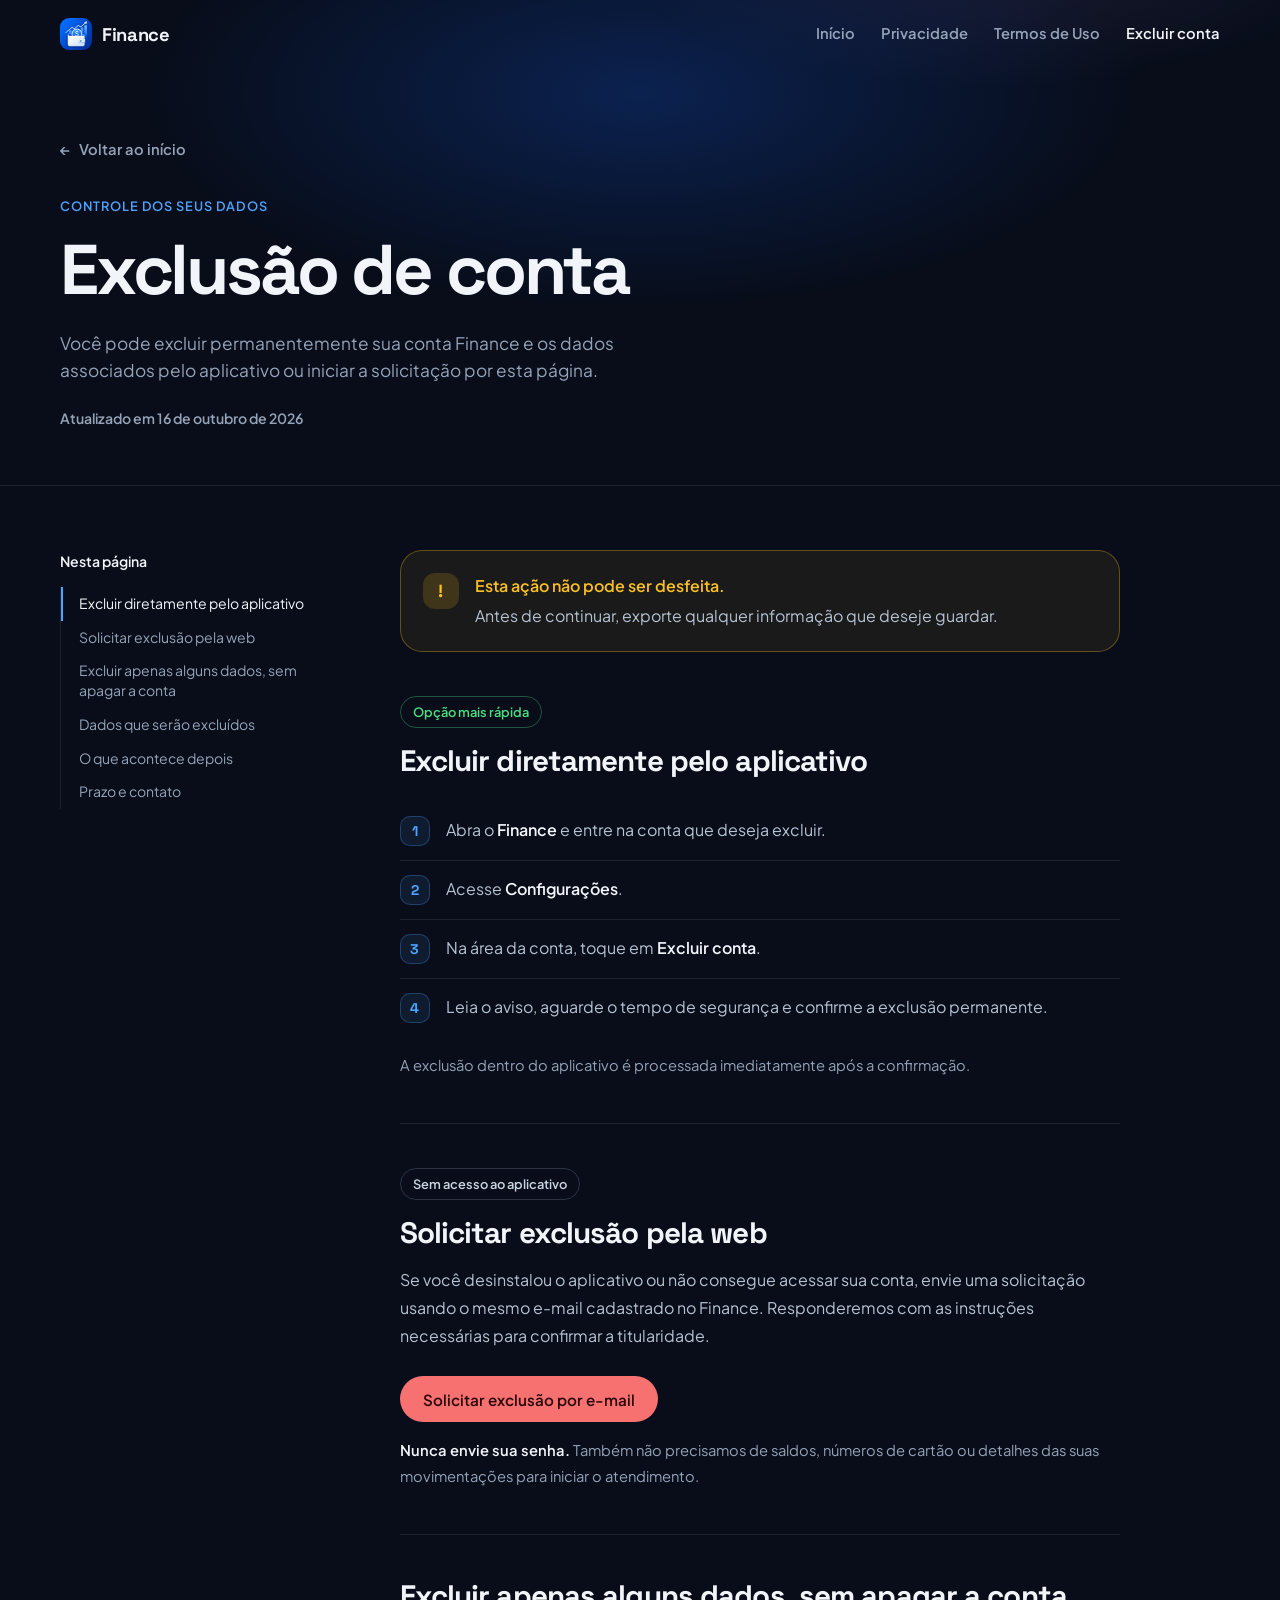
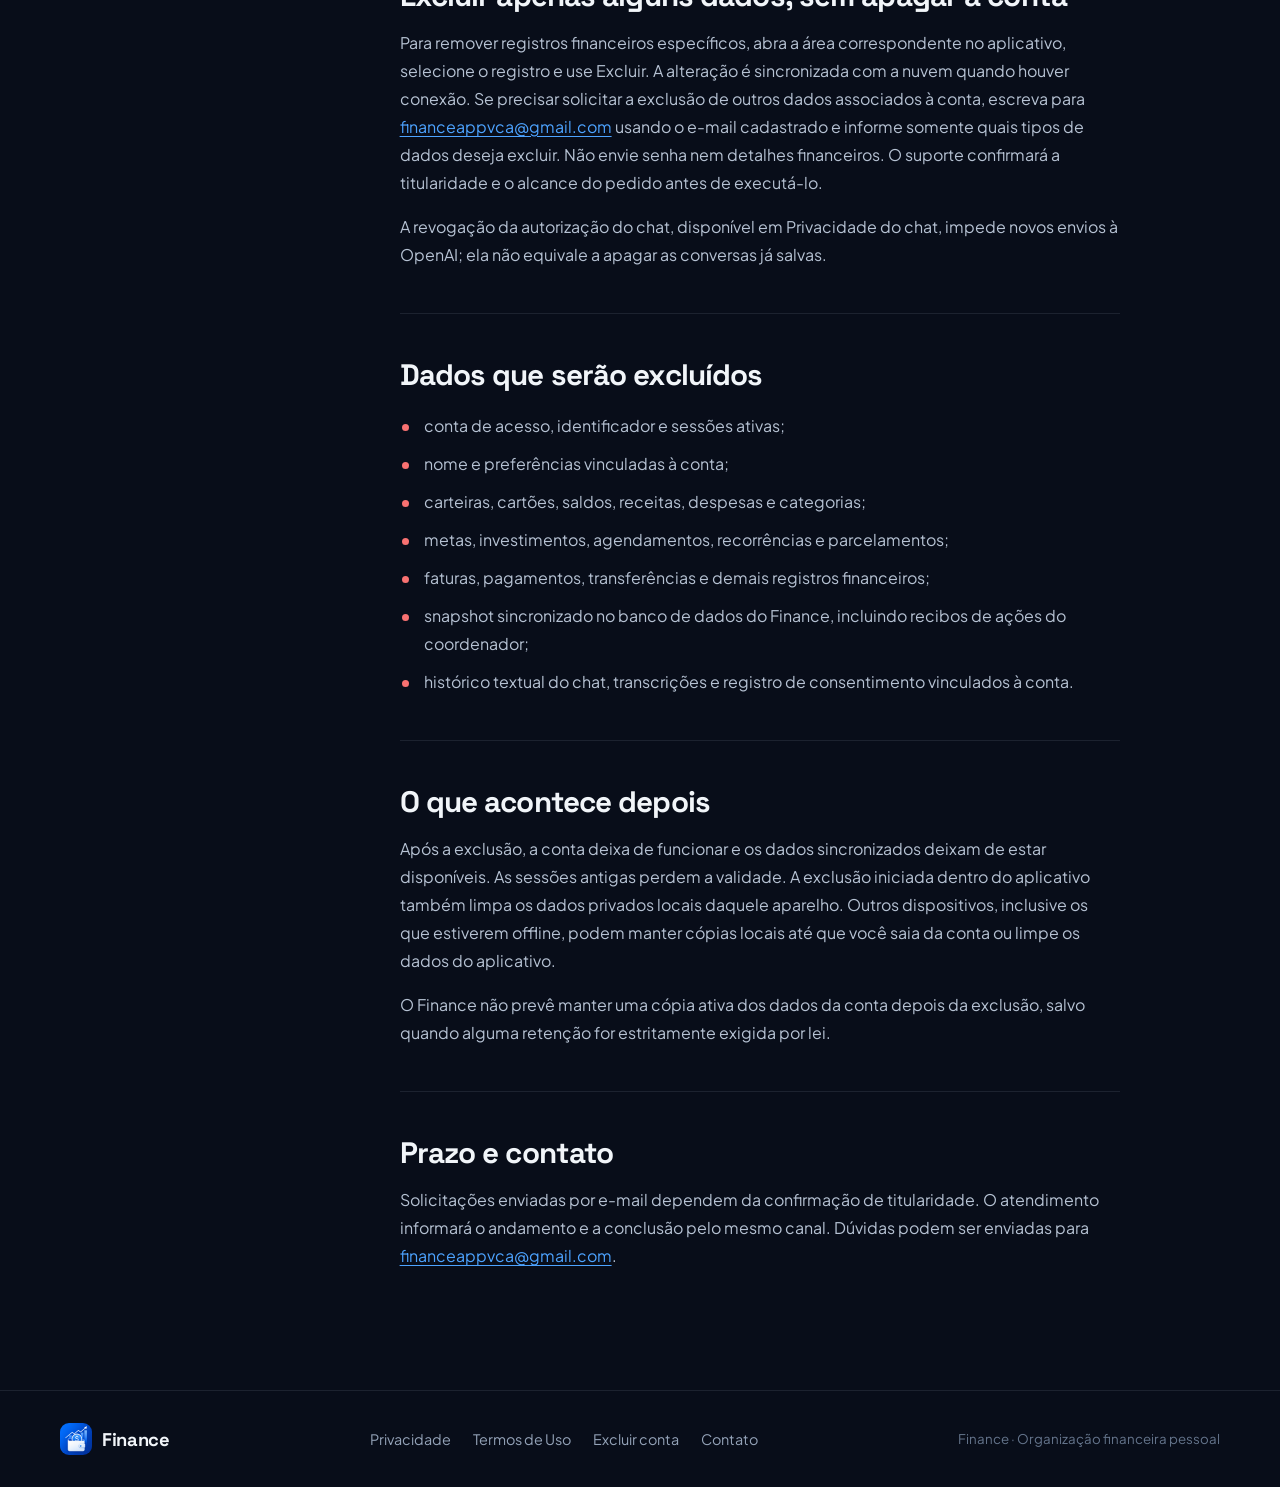
<file: exclusao-de-conta.html>
<!doctype html>
<html lang="pt-BR">
  <head>
    <meta charset="utf-8" />
    <meta name="viewport" content="width=device-width, initial-scale=1" />
    <meta
      name="description"
      content="Solicite a exclusão da sua conta Finance e dos dados associados, pelo aplicativo ou pela web."
    />
    <meta name="theme-color" content="#080d19" />
    <meta property="og:type" content="article" />
    <meta property="og:locale" content="pt_BR" />
    <meta property="og:title" content="Exclusão de conta — Finance" />
    <meta
      property="og:description"
      content="Veja como excluir sua conta Finance e os dados associados pelo aplicativo ou pela web."
    />
    <meta
      property="og:url"
      content="https://soufinance.com.br/exclusao-de-conta.html"
    />
    <title>Exclusão de conta — Finance</title>
    <link rel="icon" href="favicon.svg" type="image/svg+xml" />
    <link rel="stylesheet" href="landing.css?v=2" />
    <link rel="stylesheet" href="legal.css" />
  </head>
  <body class="legal-page">
    <a class="skip-link" href="#conteudo">Ir para o conteúdo</a>

    <header class="nav" data-nav>
      <div class="nav-inner">
        <a class="brand" href="index.html" aria-label="Finance — início">
          <img src="assets/app-icon.png" alt="" width="32" height="32" />
          <span>Finance</span>
        </a>
        <nav class="nav-links" aria-label="Documentos">
          <a href="index.html">Início</a>
          <a href="privacidade.html">Privacidade</a>
          <a href="termos.html">Termos de Uso</a>
          <a href="exclusao-de-conta.html" aria-current="page">Excluir conta</a>
        </nav>
        <button class="nav-toggle" type="button" aria-expanded="false" aria-controls="menu-mobile" aria-label="Abrir menu">
          <span></span><span></span>
        </button>
      </div>
      <nav id="menu-mobile" class="nav-mobile" aria-label="Documentos (celular)" hidden>
        <a href="index.html">Início</a>
        <a href="privacidade.html">Privacidade</a>
        <a href="termos.html">Termos de Uso</a>
        <a href="exclusao-de-conta.html" aria-current="page">Excluir conta</a>
      </nav>
    </header>

    <main id="conteudo">
      <header class="legal-hero">
        <div class="hero-glow" aria-hidden="true"></div>
        <div class="container">
          <a class="back-link" href="index.html"><span aria-hidden="true">←</span> Voltar ao início</a>
          <span class="eyebrow">Controle dos seus dados</span>
          <h1>Exclusão de conta</h1>
          <p class="legal-lead">
          Você pode excluir permanentemente sua conta Finance e os dados
          associados pelo aplicativo ou iniciar a solicitação por esta página.
        </p>
          <p class="legal-updated">Atualizado em 16 de outubro de 2026</p>
        </div>
      </header>

      <div class="container legal-layout">
        <aside class="legal-toc">
          <nav class="toc-desktop" aria-label="Nesta página">
            <strong>Nesta página</strong>
            <ul>
              <li><a href="#excluir-diretamente-pelo-aplicativo">Excluir diretamente pelo aplicativo</a></li>
              <li><a href="#solicitar-exclusao-pela-web">Solicitar exclusão pela web</a></li>
              <li><a href="#excluir-apenas-alguns-dados-sem-apagar-a-conta">Excluir apenas alguns dados, sem apagar a conta</a></li>
              <li><a href="#dados-que-serao-excluidos">Dados que serão excluídos</a></li>
              <li><a href="#o-que-acontece-depois">O que acontece depois</a></li>
              <li><a href="#prazo-e-contato">Prazo e contato</a></li>
            </ul>
          </nav>
          <details class="toc-mobile">
            <summary>Nesta página</summary>
            <nav aria-label="Nesta página">
              <ul>
                <li><a href="#excluir-diretamente-pelo-aplicativo">Excluir diretamente pelo aplicativo</a></li>
                <li><a href="#solicitar-exclusao-pela-web">Solicitar exclusão pela web</a></li>
                <li><a href="#excluir-apenas-alguns-dados-sem-apagar-a-conta">Excluir apenas alguns dados, sem apagar a conta</a></li>
                <li><a href="#dados-que-serao-excluidos">Dados que serão excluídos</a></li>
                <li><a href="#o-que-acontece-depois">O que acontece depois</a></li>
                <li><a href="#prazo-e-contato">Prazo e contato</a></li>
              </ul>
            </nav>
          </details>
        </aside>

        <div class="legal-body">
          <aside class="deletion-warning" aria-label="Aviso importante">
        <span aria-hidden="true">!</span>
        <div>
          <strong>Esta ação não pode ser desfeita.</strong>
          <p>Antes de continuar, exporte qualquer informação que deseje guardar.</p>
        </div>
      </aside>

          <article class="legal-doc">
            <section>
              <span class="method-label">Opção mais rápida</span>
              <h2 id="excluir-diretamente-pelo-aplicativo">Excluir diretamente pelo aplicativo</h2>
              <ol class="instruction-list">
                <li><span>1</span><div>Abra o <strong>Finance</strong> e entre na conta que deseja excluir.</div></li>
                <li><span>2</span><div>Acesse <strong>Configurações</strong>.</div></li>
                <li><span>3</span><div>Na área da conta, toque em <strong>Excluir conta</strong>.</div></li>
                <li><span>4</span><div>Leia o aviso, aguarde o tempo de segurança e confirme a exclusão permanente.</div></li>
              </ol>
              <p class="method-note">A exclusão dentro do aplicativo é processada imediatamente após a confirmação.</p>
            </section>

            <section class="email-request-section">
              <span class="method-label secondary">Sem acesso ao aplicativo</span>
              <h2 id="solicitar-exclusao-pela-web">Solicitar exclusão pela web</h2>
              <p>
                Se você desinstalou o aplicativo ou não consegue acessar sua conta,
                envie uma solicitação usando o mesmo e-mail cadastrado no Finance.
                Responderemos com as instruções necessárias para confirmar a titularidade.
              </p>
              <a
                class="btn btn-danger"
                href="mailto:financeappvca@gmail.com?subject=Solicita%C3%A7%C3%A3o%20de%20exclus%C3%A3o%20de%20conta%20Finance&amp;body=Ol%C3%A1%2C%0D%0A%0D%0ASolicito%20a%20exclus%C3%A3o%20da%20minha%20conta%20Finance%20e%20dos%20dados%20associados.%0D%0A%0D%0AE-mail%20cadastrado%20na%20conta%3A%20%0D%0A%0D%0AEntendo%20que%20a%20exclus%C3%A3o%20%C3%A9%20permanente.%0D%0A"
              >Solicitar exclusão por e-mail</a>
              <p class="privacy-reminder">
                <strong>Nunca envie sua senha.</strong> Também não precisamos de saldos,
                números de cartão ou detalhes das suas movimentações para iniciar o atendimento.
              </p>
            </section>

            <section>
              <h2 id="excluir-apenas-alguns-dados-sem-apagar-a-conta">Excluir apenas alguns dados, sem apagar a conta</h2>
              <p>Para remover registros financeiros específicos, abra a área correspondente no aplicativo, selecione o registro e use Excluir. A alteração é sincronizada com a nuvem quando houver conexão. Se precisar solicitar a exclusão de outros dados associados à conta, escreva para <a href="mailto:financeappvca@gmail.com?subject=Exclus%C3%A3o%20parcial%20de%20dados%20Finance">financeappvca@gmail.com</a> usando o e-mail cadastrado e informe somente quais tipos de dados deseja excluir. Não envie senha nem detalhes financeiros. O suporte confirmará a titularidade e o alcance do pedido antes de executá-lo.</p>
              <p>A revogação da autorização do chat, disponível em Privacidade do chat, impede novos envios à OpenAI; ela não equivale a apagar as conversas já salvas.</p>
            </section>

            <section>
              <h2 id="dados-que-serao-excluidos">Dados que serão excluídos</h2>
              <ul class="deletion-list">
                <li>conta de acesso, identificador e sessões ativas;</li>
                <li>nome e preferências vinculadas à conta;</li>
                <li>carteiras, cartões, saldos, receitas, despesas e categorias;</li>
                <li>metas, investimentos, agendamentos, recorrências e parcelamentos;</li>
                <li>faturas, pagamentos, transferências e demais registros financeiros;</li>
                <li>snapshot sincronizado no banco de dados do Finance, incluindo recibos de ações do coordenador;</li>
                <li>histórico textual do chat, transcrições e registro de consentimento vinculados à conta.</li>
              </ul>
            </section>

            <section>
              <h2 id="o-que-acontece-depois">O que acontece depois</h2>
              <p>
                Após a exclusão, a conta deixa de funcionar e os dados sincronizados
                deixam de estar disponíveis. As sessões antigas perdem a validade.
                A exclusão iniciada dentro do aplicativo também limpa os dados privados locais
                daquele aparelho. Outros dispositivos, inclusive os que estiverem offline,
                podem manter cópias locais até que você saia da conta ou limpe os dados do aplicativo.
              </p>
              <p>
                O Finance não prevê manter uma cópia ativa dos dados da conta depois da
                exclusão, salvo quando alguma retenção for estritamente exigida por lei.
              </p>
            </section>

            <section>
              <h2 id="prazo-e-contato">Prazo e contato</h2>
              <p>
                Solicitações enviadas por e-mail dependem da confirmação de titularidade.
                O atendimento informará o andamento e a conclusão pelo mesmo canal.
                Dúvidas podem ser enviadas para
                <a href="mailto:financeappvca@gmail.com">financeappvca@gmail.com</a>.
              </p>
            </section>
          </article>
        </div>
      </div>
    </main>

    <footer class="footer">
      <div class="container footer-inner">
        <a class="brand" href="index.html"><img src="assets/app-icon.png" alt="" width="28" height="28" /><span>Finance</span></a>
        <nav class="footer-links" aria-label="Documentos e contato">
          <a href="privacidade.html">Privacidade</a>
          <a href="termos.html">Termos de Uso</a>
          <a href="exclusao-de-conta.html">Excluir conta</a>
          <a href="mailto:financeappvca@gmail.com">Contato</a>
        </nav>
        <small>Finance · Organização financeira pessoal</small>
      </div>
    </footer>

    <script src="legal.js"></script>
  </body>
</html>
</file>
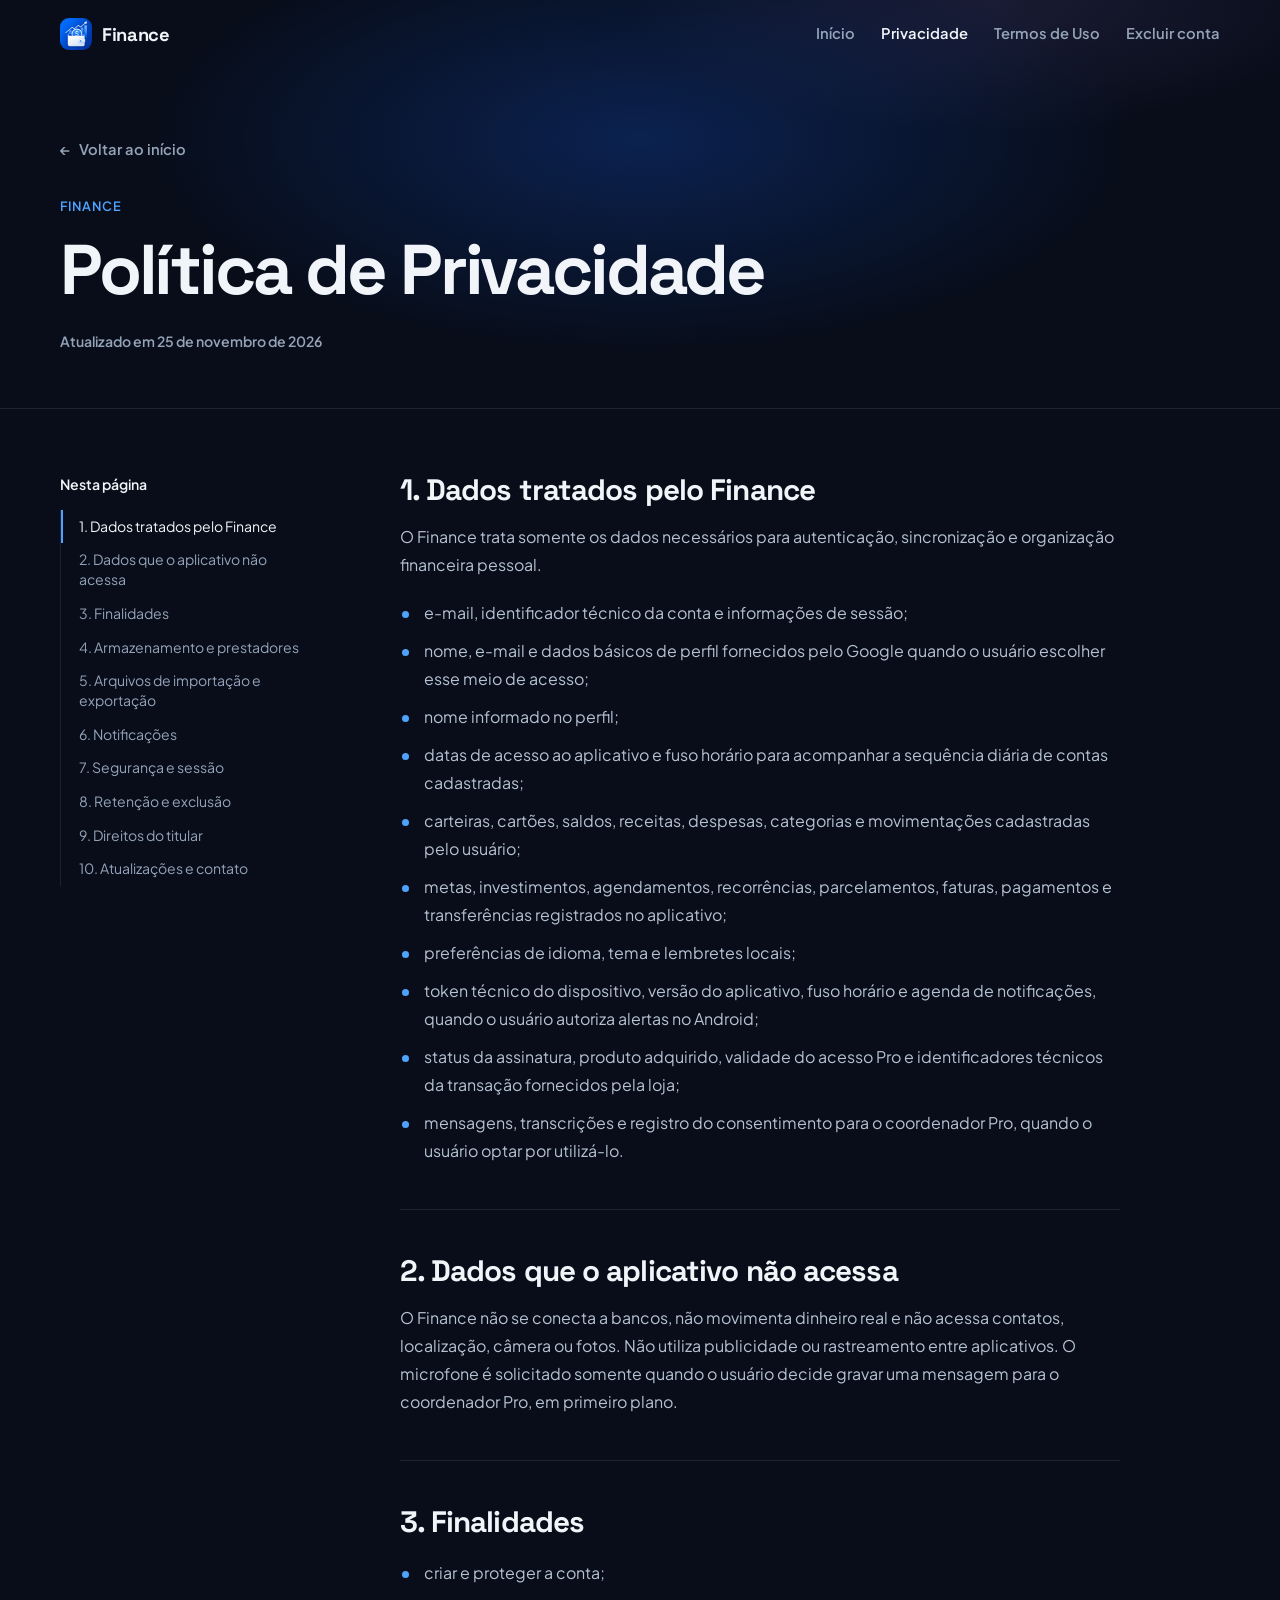
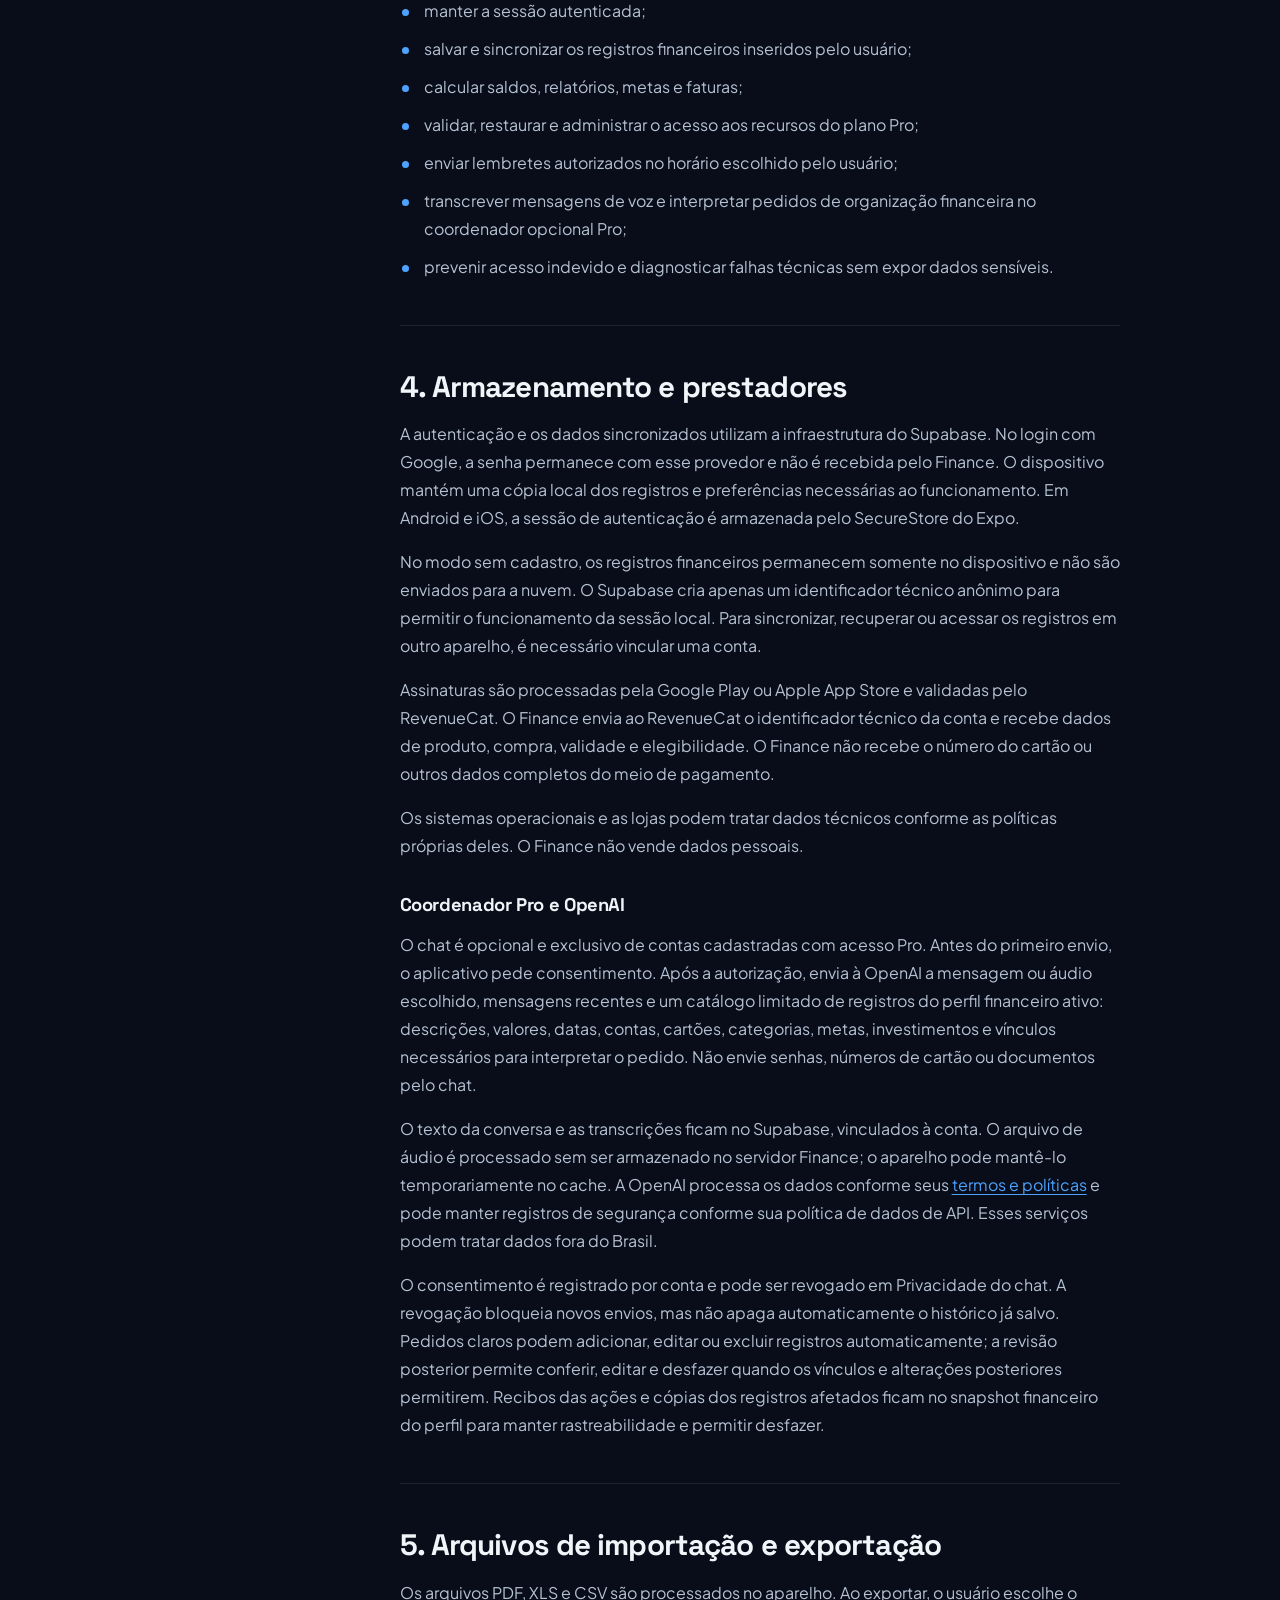
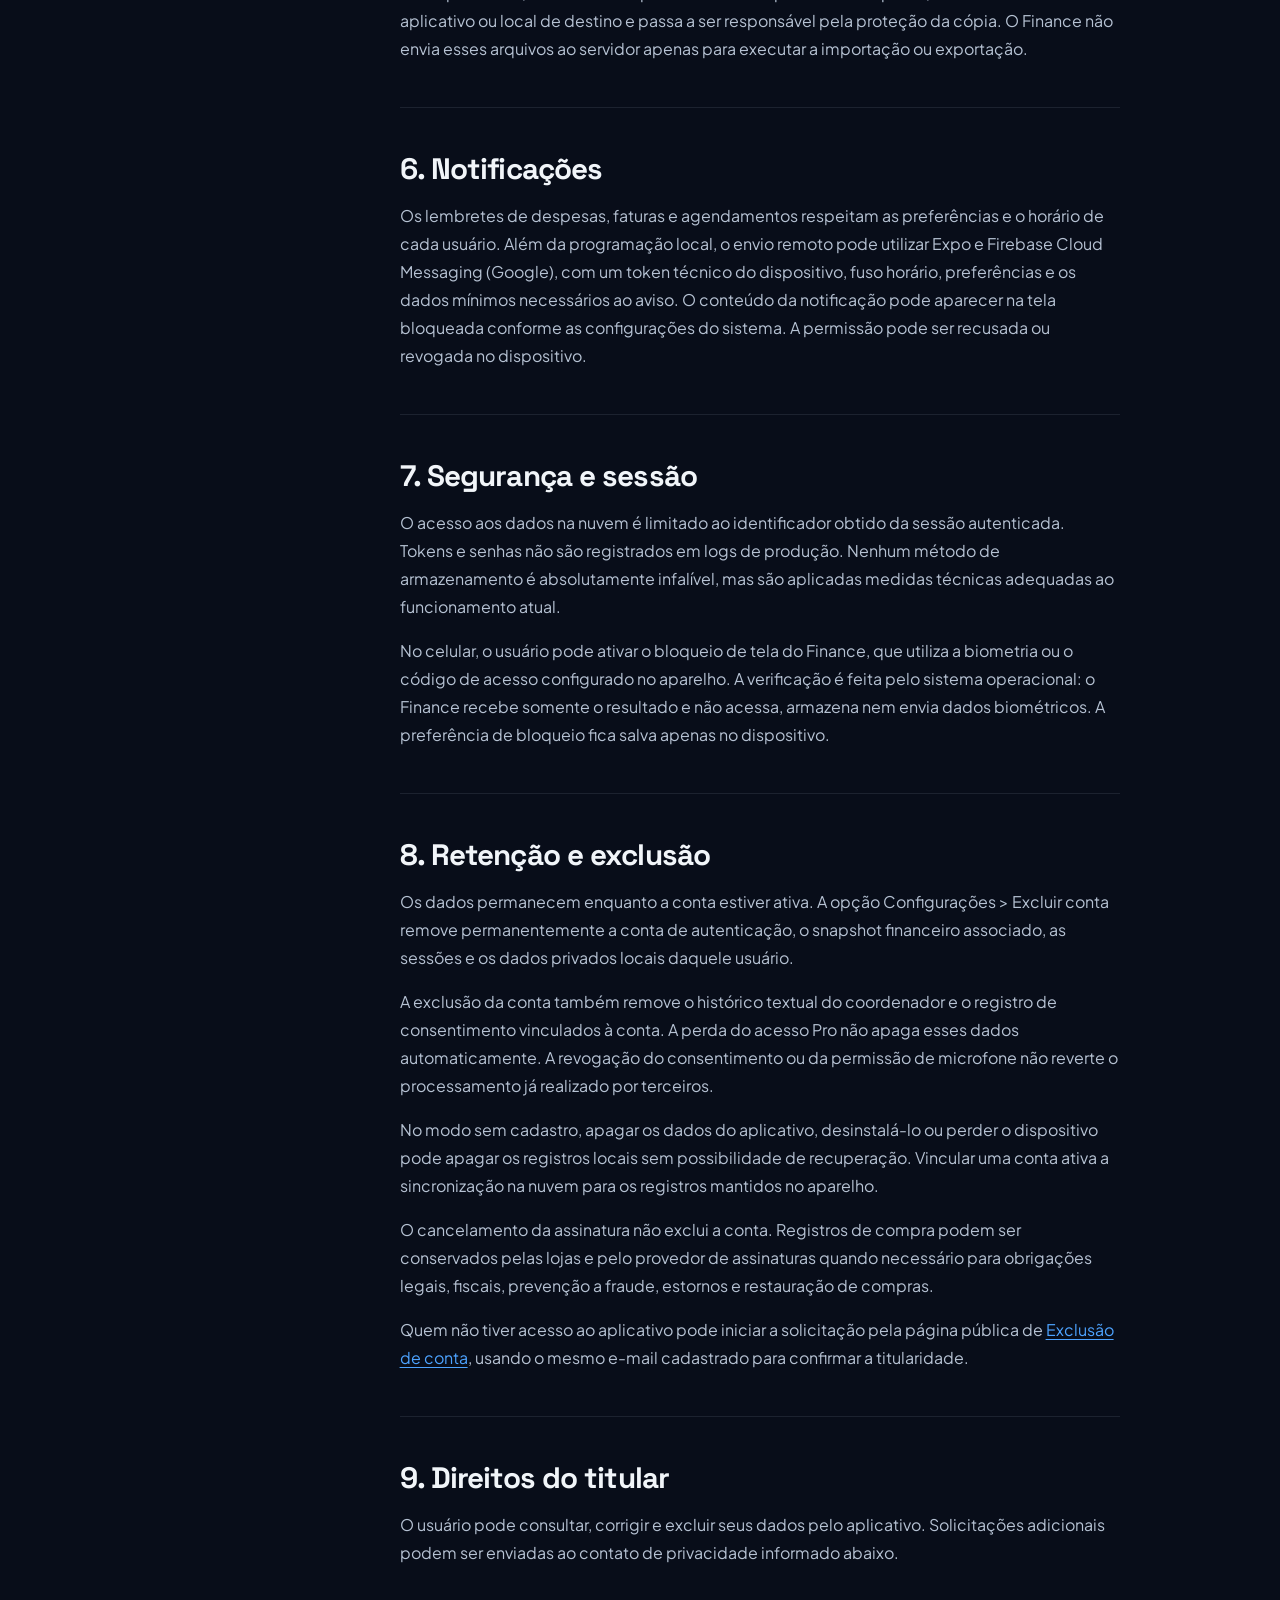
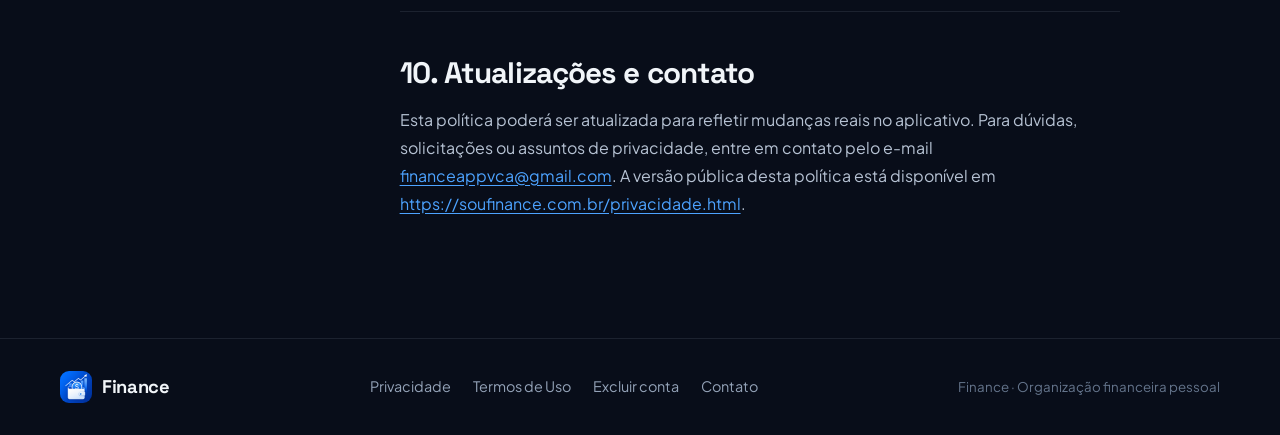
<file: privacidade.html>
<!doctype html>
<html lang="pt-BR">
  <head>
    <meta charset="utf-8" />
    <meta name="viewport" content="width=device-width, initial-scale=1" />
    <meta name="description" content="Política de Privacidade do aplicativo Finance." />
    <meta name="theme-color" content="#080d19" />
    <meta property="og:type" content="article" />
    <meta property="og:locale" content="pt_BR" />
    <meta property="og:title" content="Política de Privacidade — Finance" />
    <meta property="og:description" content="Saiba como o Finance trata e protege seus dados." />
    <meta
      property="og:url"
      content="https://soufinance.com.br/privacidade.html"
    />
    <title>Política de Privacidade — Finance</title>
    <link rel="icon" href="favicon.svg" type="image/svg+xml" />
    <link rel="stylesheet" href="landing.css?v=2" />
    <link rel="stylesheet" href="legal.css" />
  </head>
  <body class="legal-page">
    <a class="skip-link" href="#conteudo">Ir para o conteúdo</a>

    <header class="nav" data-nav>
      <div class="nav-inner">
        <a class="brand" href="index.html" aria-label="Finance — início">
          <img src="assets/app-icon.png" alt="" width="32" height="32" />
          <span>Finance</span>
        </a>
        <nav class="nav-links" aria-label="Documentos">
          <a href="index.html">Início</a>
          <a href="privacidade.html" aria-current="page">Privacidade</a>
          <a href="termos.html">Termos de Uso</a>
          <a href="exclusao-de-conta.html">Excluir conta</a>
        </nav>
        <button class="nav-toggle" type="button" aria-expanded="false" aria-controls="menu-mobile" aria-label="Abrir menu">
          <span></span><span></span>
        </button>
      </div>
      <nav id="menu-mobile" class="nav-mobile" aria-label="Documentos (celular)" hidden>
        <a href="index.html">Início</a>
        <a href="privacidade.html" aria-current="page">Privacidade</a>
        <a href="termos.html">Termos de Uso</a>
        <a href="exclusao-de-conta.html">Excluir conta</a>
      </nav>
    </header>

    <main id="conteudo">
      <header class="legal-hero">
        <div class="hero-glow" aria-hidden="true"></div>
        <div class="container">
          <a class="back-link" href="index.html"><span aria-hidden="true">←</span> Voltar ao início</a>
          <span class="eyebrow">Finance</span>
          <h1>Política de Privacidade</h1>
          <p class="legal-updated">Atualizado em 25 de novembro de 2026</p>
        </div>
      </header>

      <div class="container legal-layout">
        <aside class="legal-toc">
          <nav class="toc-desktop" aria-label="Nesta página">
            <strong>Nesta página</strong>
            <ul>
              <li><a href="#dados-tratados-pelo-finance">1. Dados tratados pelo Finance</a></li>
              <li><a href="#dados-que-o-aplicativo-nao-acessa">2. Dados que o aplicativo não acessa</a></li>
              <li><a href="#finalidades">3. Finalidades</a></li>
              <li><a href="#armazenamento-e-prestadores">4. Armazenamento e prestadores</a></li>
              <li><a href="#arquivos-de-importacao-e-exportacao">5. Arquivos de importação e exportação</a></li>
              <li><a href="#notificacoes">6. Notificações</a></li>
              <li><a href="#seguranca-e-sessao">7. Segurança e sessão</a></li>
              <li><a href="#retencao-e-exclusao">8. Retenção e exclusão</a></li>
              <li><a href="#direitos-do-titular">9. Direitos do titular</a></li>
              <li><a href="#atualizacoes-e-contato">10. Atualizações e contato</a></li>
            </ul>
          </nav>
          <details class="toc-mobile">
            <summary>Nesta página</summary>
            <nav aria-label="Nesta página">
              <ul>
                <li><a href="#dados-tratados-pelo-finance">1. Dados tratados pelo Finance</a></li>
                <li><a href="#dados-que-o-aplicativo-nao-acessa">2. Dados que o aplicativo não acessa</a></li>
                <li><a href="#finalidades">3. Finalidades</a></li>
                <li><a href="#armazenamento-e-prestadores">4. Armazenamento e prestadores</a></li>
                <li><a href="#arquivos-de-importacao-e-exportacao">5. Arquivos de importação e exportação</a></li>
                <li><a href="#notificacoes">6. Notificações</a></li>
                <li><a href="#seguranca-e-sessao">7. Segurança e sessão</a></li>
                <li><a href="#retencao-e-exclusao">8. Retenção e exclusão</a></li>
                <li><a href="#direitos-do-titular">9. Direitos do titular</a></li>
                <li><a href="#atualizacoes-e-contato">10. Atualizações e contato</a></li>
              </ul>
            </nav>
          </details>
        </aside>

        <div class="legal-body">
          <article class="legal-doc">
            <section>
              <h2 id="dados-tratados-pelo-finance">1. Dados tratados pelo Finance</h2>
              <p>O Finance trata somente os dados necessários para autenticação, sincronização e organização financeira pessoal.</p>
              <ul>
                <li>e-mail, identificador técnico da conta e informações de sessão;</li>
                <li>nome, e-mail e dados básicos de perfil fornecidos pelo Google quando o usuário escolher esse meio de acesso;</li>
                <li>nome informado no perfil;</li>
                <li>datas de acesso ao aplicativo e fuso horário para acompanhar a sequência diária de contas cadastradas;</li>
                <li>carteiras, cartões, saldos, receitas, despesas, categorias e movimentações cadastradas pelo usuário;</li>
                <li>metas, investimentos, agendamentos, recorrências, parcelamentos, faturas, pagamentos e transferências registrados no aplicativo;</li>
                <li>preferências de idioma, tema e lembretes locais;</li>
                <li>token técnico do dispositivo, versão do aplicativo, fuso horário e agenda de notificações, quando o usuário autoriza alertas no Android;</li>
                <li>status da assinatura, produto adquirido, validade do acesso Pro e identificadores técnicos da transação fornecidos pela loja;</li>
                <li>mensagens, transcrições e registro do consentimento para o coordenador Pro, quando o usuário optar por utilizá-lo.</li>
              </ul>
            </section>

            <section>
              <h2 id="dados-que-o-aplicativo-nao-acessa">2. Dados que o aplicativo não acessa</h2>
              <p>O Finance não se conecta a bancos, não movimenta dinheiro real e não acessa contatos, localização, câmera ou fotos. Não utiliza publicidade ou rastreamento entre aplicativos. O microfone é solicitado somente quando o usuário decide gravar uma mensagem para o coordenador Pro, em primeiro plano.</p>
            </section>

            <section>
              <h2 id="finalidades">3. Finalidades</h2>
              <ul>
                <li>criar e proteger a conta;</li>
                <li>manter a sessão autenticada;</li>
                <li>salvar e sincronizar os registros financeiros inseridos pelo usuário;</li>
                <li>calcular saldos, relatórios, metas e faturas;</li>
                <li>validar, restaurar e administrar o acesso aos recursos do plano Pro;</li>
                <li>enviar lembretes autorizados no horário escolhido pelo usuário;</li>
                <li>transcrever mensagens de voz e interpretar pedidos de organização financeira no coordenador opcional Pro;</li>
                <li>prevenir acesso indevido e diagnosticar falhas técnicas sem expor dados sensíveis.</li>
              </ul>
            </section>

            <section>
              <h2 id="armazenamento-e-prestadores">4. Armazenamento e prestadores</h2>
              <p>A autenticação e os dados sincronizados utilizam a infraestrutura do Supabase. No login com Google, a senha permanece com esse provedor e não é recebida pelo Finance. O dispositivo mantém uma cópia local dos registros e preferências necessárias ao funcionamento. Em Android e iOS, a sessão de autenticação é armazenada pelo SecureStore do Expo.</p>
              <p>No modo sem cadastro, os registros financeiros permanecem somente no dispositivo e não são enviados para a nuvem. O Supabase cria apenas um identificador técnico anônimo para permitir o funcionamento da sessão local. Para sincronizar, recuperar ou acessar os registros em outro aparelho, é necessário vincular uma conta.</p>
              <p>Assinaturas são processadas pela Google Play ou Apple App Store e validadas pelo RevenueCat. O Finance envia ao RevenueCat o identificador técnico da conta e recebe dados de produto, compra, validade e elegibilidade. O Finance não recebe o número do cartão ou outros dados completos do meio de pagamento.</p>
              <p>Os sistemas operacionais e as lojas podem tratar dados técnicos conforme as políticas próprias deles. O Finance não vende dados pessoais.</p>
              <h3>Coordenador Pro e OpenAI</h3>
              <p>O chat é opcional e exclusivo de contas cadastradas com acesso Pro. Antes do primeiro envio, o aplicativo pede consentimento. Após a autorização, envia à OpenAI a mensagem ou áudio escolhido, mensagens recentes e um catálogo limitado de registros do perfil financeiro ativo: descrições, valores, datas, contas, cartões, categorias, metas, investimentos e vínculos necessários para interpretar o pedido. Não envie senhas, números de cartão ou documentos pelo chat.</p>
              <p>O texto da conversa e as transcrições ficam no Supabase, vinculados à conta. O arquivo de áudio é processado sem ser armazenado no servidor Finance; o aparelho pode mantê-lo temporariamente no cache. A OpenAI processa os dados conforme seus <a href="https://openai.com/policies/">termos e políticas</a> e pode manter registros de segurança conforme sua política de dados de API. Esses serviços podem tratar dados fora do Brasil.</p>
              <p>O consentimento é registrado por conta e pode ser revogado em Privacidade do chat. A revogação bloqueia novos envios, mas não apaga automaticamente o histórico já salvo. Pedidos claros podem adicionar, editar ou excluir registros automaticamente; a revisão posterior permite conferir, editar e desfazer quando os vínculos e alterações posteriores permitirem. Recibos das ações e cópias dos registros afetados ficam no snapshot financeiro do perfil para manter rastreabilidade e permitir desfazer.</p>
            </section>

            <section>
              <h2 id="arquivos-de-importacao-e-exportacao">5. Arquivos de importação e exportação</h2>
              <p>Os arquivos PDF, XLS e CSV são processados no aparelho. Ao exportar, o usuário escolhe o aplicativo ou local de destino e passa a ser responsável pela proteção da cópia. O Finance não envia esses arquivos ao servidor apenas para executar a importação ou exportação.</p>
            </section>

            <section>
              <h2 id="notificacoes">6. Notificações</h2>
              <p>Os lembretes de despesas, faturas e agendamentos respeitam as preferências e o horário de cada usuário. Além da programação local, o envio remoto pode utilizar Expo e Firebase Cloud Messaging (Google), com um token técnico do dispositivo, fuso horário, preferências e os dados mínimos necessários ao aviso. O conteúdo da notificação pode aparecer na tela bloqueada conforme as configurações do sistema. A permissão pode ser recusada ou revogada no dispositivo.</p>
            </section>

            <section>
              <h2 id="seguranca-e-sessao">7. Segurança e sessão</h2>
              <p>O acesso aos dados na nuvem é limitado ao identificador obtido da sessão autenticada. Tokens e senhas não são registrados em logs de produção. Nenhum método de armazenamento é absolutamente infalível, mas são aplicadas medidas técnicas adequadas ao funcionamento atual.</p>
              <p>No celular, o usuário pode ativar o bloqueio de tela do Finance, que utiliza a biometria ou o código de acesso configurado no aparelho. A verificação é feita pelo sistema operacional: o Finance recebe somente o resultado e não acessa, armazena nem envia dados biométricos. A preferência de bloqueio fica salva apenas no dispositivo.</p>
            </section>

            <section>
              <h2 id="retencao-e-exclusao">8. Retenção e exclusão</h2>
              <p>Os dados permanecem enquanto a conta estiver ativa. A opção Configurações &gt; Excluir conta remove permanentemente a conta de autenticação, o snapshot financeiro associado, as sessões e os dados privados locais daquele usuário.</p>
              <p>A exclusão da conta também remove o histórico textual do coordenador e o registro de consentimento vinculados à conta. A perda do acesso Pro não apaga esses dados automaticamente. A revogação do consentimento ou da permissão de microfone não reverte o processamento já realizado por terceiros.</p>
              <p>No modo sem cadastro, apagar os dados do aplicativo, desinstalá-lo ou perder o dispositivo pode apagar os registros locais sem possibilidade de recuperação. Vincular uma conta ativa a sincronização na nuvem para os registros mantidos no aparelho.</p>
              <p>O cancelamento da assinatura não exclui a conta. Registros de compra podem ser conservados pelas lojas e pelo provedor de assinaturas quando necessário para obrigações legais, fiscais, prevenção a fraude, estornos e restauração de compras.</p>
              <p>Quem não tiver acesso ao aplicativo pode iniciar a solicitação pela página pública de <a href="exclusao-de-conta.html">Exclusão de conta</a>, usando o mesmo e-mail cadastrado para confirmar a titularidade.</p>
            </section>

            <section>
              <h2 id="direitos-do-titular">9. Direitos do titular</h2>
              <p>O usuário pode consultar, corrigir e excluir seus dados pelo aplicativo. Solicitações adicionais podem ser enviadas ao contato de privacidade informado abaixo.</p>
            </section>

            <section>
              <h2 id="atualizacoes-e-contato">10. Atualizações e contato</h2>
              <p>Esta política poderá ser atualizada para refletir mudanças reais no aplicativo. Para dúvidas, solicitações ou assuntos de privacidade, entre em contato pelo e-mail <a href="mailto:financeappvca@gmail.com">financeappvca@gmail.com</a>. A versão pública desta política está disponível em <a href="https://soufinance.com.br/privacidade.html">https://soufinance.com.br/privacidade.html</a>.</p>
            </section>
          </article>
        </div>
      </div>
    </main>

    <footer class="footer">
      <div class="container footer-inner">
        <a class="brand" href="index.html"><img src="assets/app-icon.png" alt="" width="28" height="28" /><span>Finance</span></a>
        <nav class="footer-links" aria-label="Documentos e contato">
          <a href="privacidade.html">Privacidade</a>
          <a href="termos.html">Termos de Uso</a>
          <a href="exclusao-de-conta.html">Excluir conta</a>
          <a href="mailto:financeappvca@gmail.com">Contato</a>
        </nav>
        <small>Finance · Organização financeira pessoal</small>
      </div>
    </footer>

    <script src="legal.js"></script>
  </body>
</html>
</file>
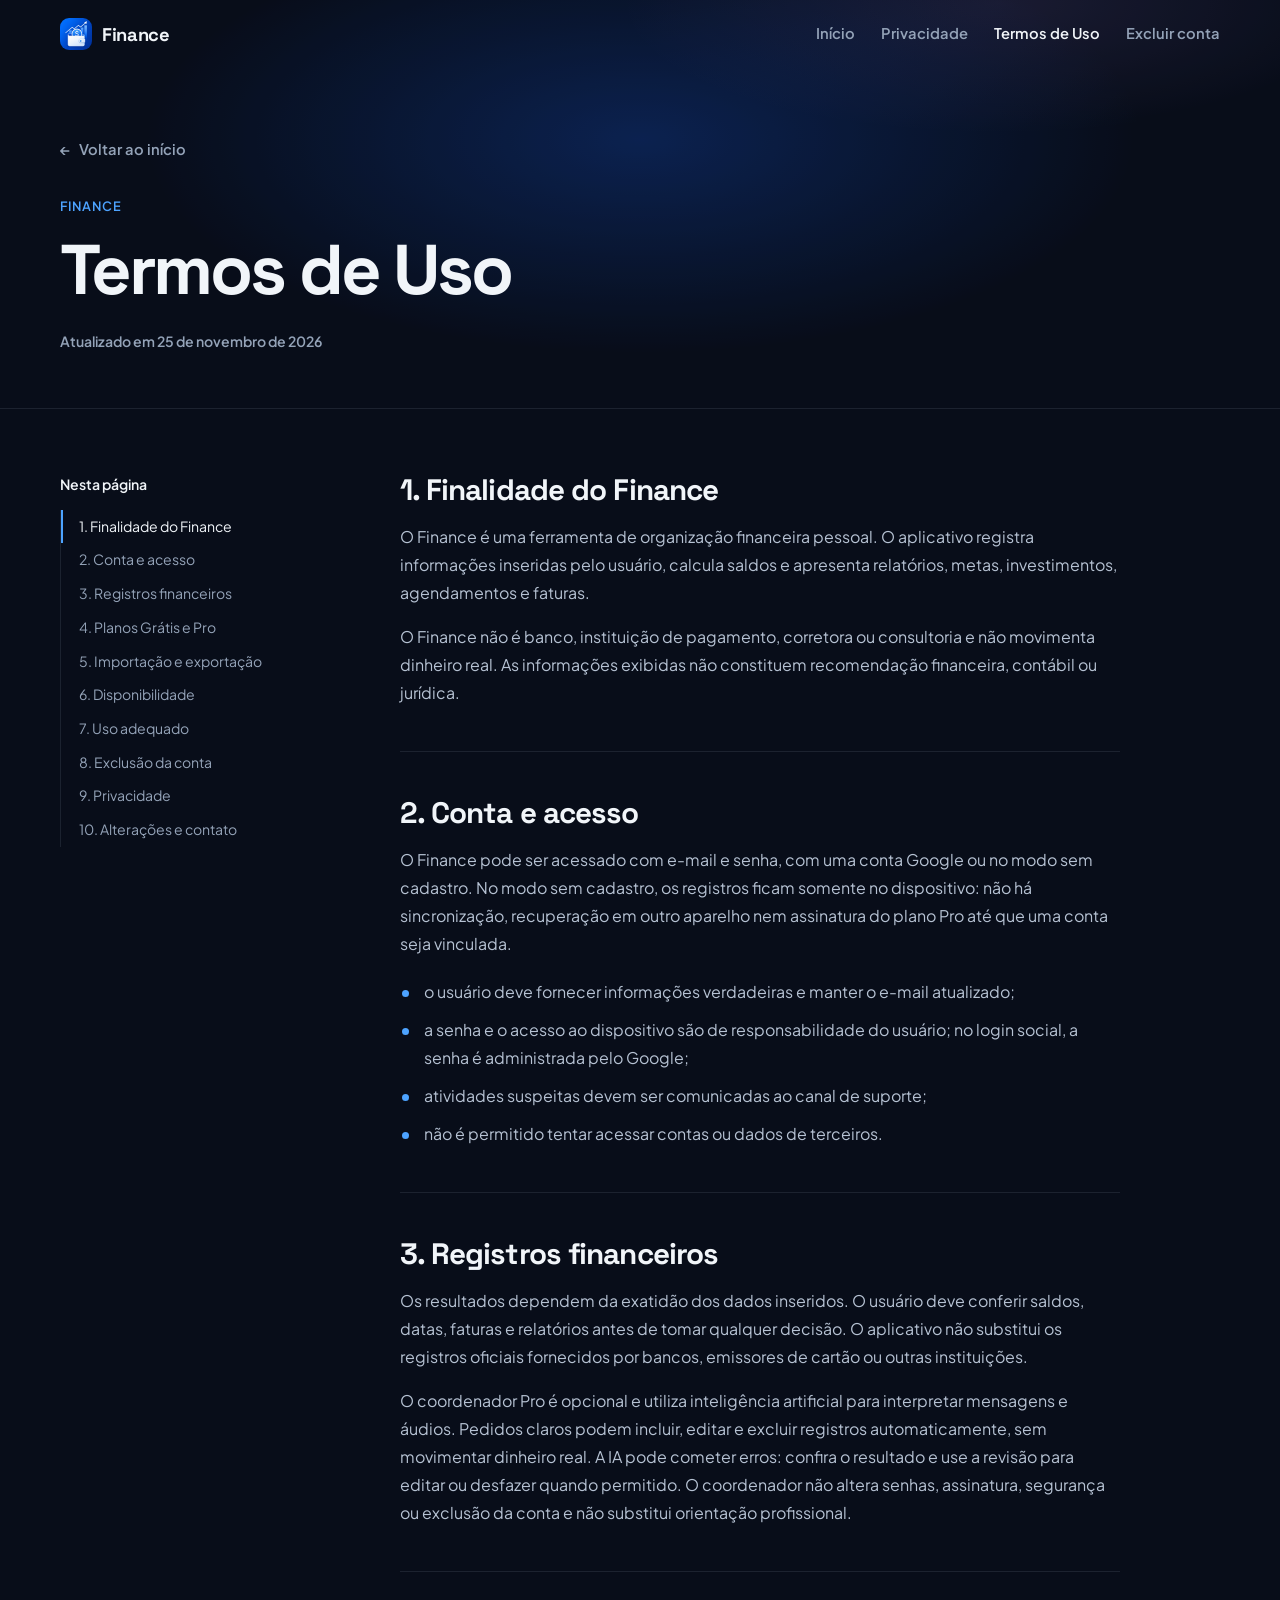
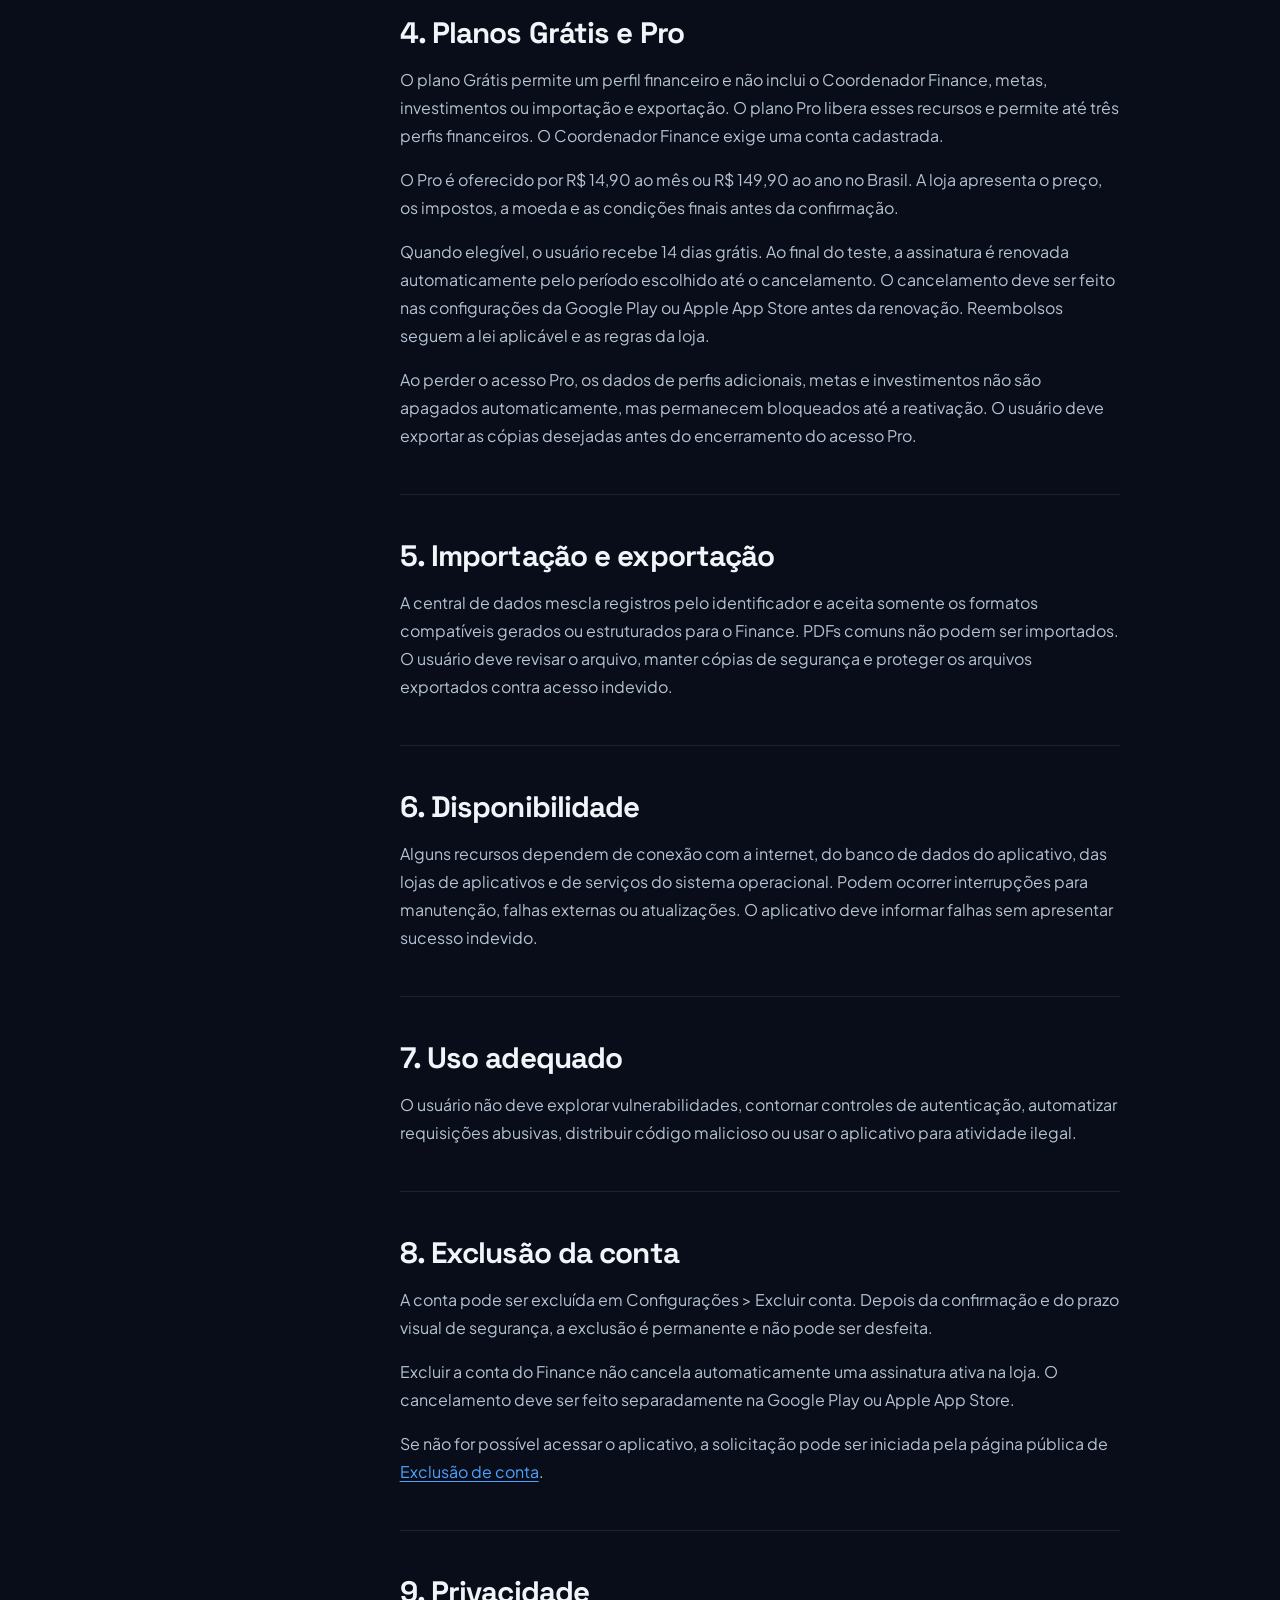
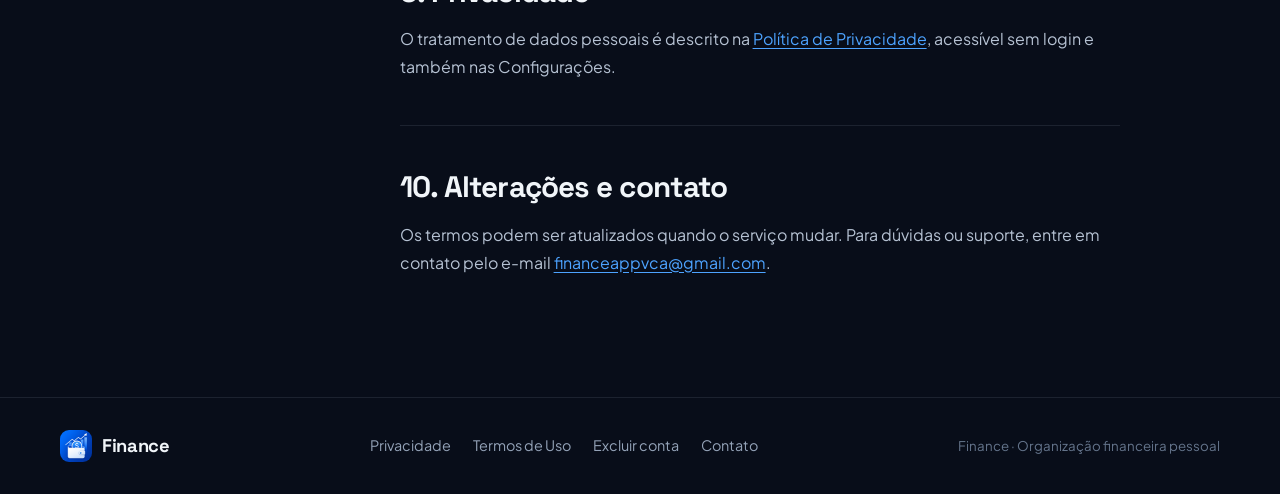
<file: termos.html>
<!doctype html>
<html lang="pt-BR">
  <head>
    <meta charset="utf-8" />
    <meta name="viewport" content="width=device-width, initial-scale=1" />
    <meta name="description" content="Termos de Uso do aplicativo Finance." />
    <meta name="theme-color" content="#080d19" />
    <meta property="og:type" content="article" />
    <meta property="og:locale" content="pt_BR" />
    <meta property="og:title" content="Termos de Uso — Finance" />
    <meta property="og:description" content="Conheça as condições de uso do aplicativo Finance." />
    <meta
      property="og:url"
      content="https://soufinance.com.br/termos.html"
    />
    <title>Termos de Uso — Finance</title>
    <link rel="icon" href="favicon.svg" type="image/svg+xml" />
    <link rel="stylesheet" href="landing.css?v=2" />
    <link rel="stylesheet" href="legal.css" />
  </head>
  <body class="legal-page">
    <a class="skip-link" href="#conteudo">Ir para o conteúdo</a>

    <header class="nav" data-nav>
      <div class="nav-inner">
        <a class="brand" href="index.html" aria-label="Finance — início">
          <img src="assets/app-icon.png" alt="" width="32" height="32" />
          <span>Finance</span>
        </a>
        <nav class="nav-links" aria-label="Documentos">
          <a href="index.html">Início</a>
          <a href="privacidade.html">Privacidade</a>
          <a href="termos.html" aria-current="page">Termos de Uso</a>
          <a href="exclusao-de-conta.html">Excluir conta</a>
        </nav>
        <button class="nav-toggle" type="button" aria-expanded="false" aria-controls="menu-mobile" aria-label="Abrir menu">
          <span></span><span></span>
        </button>
      </div>
      <nav id="menu-mobile" class="nav-mobile" aria-label="Documentos (celular)" hidden>
        <a href="index.html">Início</a>
        <a href="privacidade.html">Privacidade</a>
        <a href="termos.html" aria-current="page">Termos de Uso</a>
        <a href="exclusao-de-conta.html">Excluir conta</a>
      </nav>
    </header>

    <main id="conteudo">
      <header class="legal-hero">
        <div class="hero-glow" aria-hidden="true"></div>
        <div class="container">
          <a class="back-link" href="index.html"><span aria-hidden="true">←</span> Voltar ao início</a>
          <span class="eyebrow">Finance</span>
          <h1>Termos de Uso</h1>
          <p class="legal-updated">Atualizado em 25 de novembro de 2026</p>
        </div>
      </header>

      <div class="container legal-layout">
        <aside class="legal-toc">
          <nav class="toc-desktop" aria-label="Nesta página">
            <strong>Nesta página</strong>
            <ul>
              <li><a href="#finalidade-do-finance">1. Finalidade do Finance</a></li>
              <li><a href="#conta-e-acesso">2. Conta e acesso</a></li>
              <li><a href="#registros-financeiros">3. Registros financeiros</a></li>
              <li><a href="#planos-gratis-e-pro">4. Planos Grátis e Pro</a></li>
              <li><a href="#importacao-e-exportacao">5. Importação e exportação</a></li>
              <li><a href="#disponibilidade">6. Disponibilidade</a></li>
              <li><a href="#uso-adequado">7. Uso adequado</a></li>
              <li><a href="#exclusao-da-conta">8. Exclusão da conta</a></li>
              <li><a href="#privacidade">9. Privacidade</a></li>
              <li><a href="#alteracoes-e-contato">10. Alterações e contato</a></li>
            </ul>
          </nav>
          <details class="toc-mobile">
            <summary>Nesta página</summary>
            <nav aria-label="Nesta página">
              <ul>
                <li><a href="#finalidade-do-finance">1. Finalidade do Finance</a></li>
                <li><a href="#conta-e-acesso">2. Conta e acesso</a></li>
                <li><a href="#registros-financeiros">3. Registros financeiros</a></li>
                <li><a href="#planos-gratis-e-pro">4. Planos Grátis e Pro</a></li>
                <li><a href="#importacao-e-exportacao">5. Importação e exportação</a></li>
                <li><a href="#disponibilidade">6. Disponibilidade</a></li>
                <li><a href="#uso-adequado">7. Uso adequado</a></li>
                <li><a href="#exclusao-da-conta">8. Exclusão da conta</a></li>
                <li><a href="#privacidade">9. Privacidade</a></li>
                <li><a href="#alteracoes-e-contato">10. Alterações e contato</a></li>
              </ul>
            </nav>
          </details>
        </aside>

        <div class="legal-body">
          <article class="legal-doc">
            <section>
              <h2 id="finalidade-do-finance">1. Finalidade do Finance</h2>
              <p>O Finance é uma ferramenta de organização financeira pessoal. O aplicativo registra informações inseridas pelo usuário, calcula saldos e apresenta relatórios, metas, investimentos, agendamentos e faturas.</p>
              <p>O Finance não é banco, instituição de pagamento, corretora ou consultoria e não movimenta dinheiro real. As informações exibidas não constituem recomendação financeira, contábil ou jurídica.</p>
            </section>

            <section>
              <h2 id="conta-e-acesso">2. Conta e acesso</h2>
              <p>O Finance pode ser acessado com e-mail e senha, com uma conta Google ou no modo sem cadastro. No modo sem cadastro, os registros ficam somente no dispositivo: não há sincronização, recuperação em outro aparelho nem assinatura do plano Pro até que uma conta seja vinculada.</p>
              <ul>
                <li>o usuário deve fornecer informações verdadeiras e manter o e-mail atualizado;</li>
                <li>a senha e o acesso ao dispositivo são de responsabilidade do usuário; no login social, a senha é administrada pelo Google;</li>
                <li>atividades suspeitas devem ser comunicadas ao canal de suporte;</li>
                <li>não é permitido tentar acessar contas ou dados de terceiros.</li>
              </ul>
            </section>

            <section>
              <h2 id="registros-financeiros">3. Registros financeiros</h2>
              <p>Os resultados dependem da exatidão dos dados inseridos. O usuário deve conferir saldos, datas, faturas e relatórios antes de tomar qualquer decisão. O aplicativo não substitui os registros oficiais fornecidos por bancos, emissores de cartão ou outras instituições.</p>
              <p>O coordenador Pro é opcional e utiliza inteligência artificial para interpretar mensagens e áudios. Pedidos claros podem incluir, editar e excluir registros automaticamente, sem movimentar dinheiro real. A IA pode cometer erros: confira o resultado e use a revisão para editar ou desfazer quando permitido. O coordenador não altera senhas, assinatura, segurança ou exclusão da conta e não substitui orientação profissional.</p>
            </section>

            <section>
              <h2 id="planos-gratis-e-pro">4. Planos Grátis e Pro</h2>
              <p>O plano Grátis permite um perfil financeiro e não inclui o Coordenador Finance, metas, investimentos ou importação e exportação. O plano Pro libera esses recursos e permite até três perfis financeiros. O Coordenador Finance exige uma conta cadastrada.</p>
              <p>O Pro é oferecido por R$ 14,90 ao mês ou R$ 149,90 ao ano no Brasil. A loja apresenta o preço, os impostos, a moeda e as condições finais antes da confirmação.</p>
              <p>Quando elegível, o usuário recebe 14 dias grátis. Ao final do teste, a assinatura é renovada automaticamente pelo período escolhido até o cancelamento. O cancelamento deve ser feito nas configurações da Google Play ou Apple App Store antes da renovação. Reembolsos seguem a lei aplicável e as regras da loja.</p>
              <p>Ao perder o acesso Pro, os dados de perfis adicionais, metas e investimentos não são apagados automaticamente, mas permanecem bloqueados até a reativação. O usuário deve exportar as cópias desejadas antes do encerramento do acesso Pro.</p>
            </section>

            <section>
              <h2 id="importacao-e-exportacao">5. Importação e exportação</h2>
              <p>A central de dados mescla registros pelo identificador e aceita somente os formatos compatíveis gerados ou estruturados para o Finance. PDFs comuns não podem ser importados. O usuário deve revisar o arquivo, manter cópias de segurança e proteger os arquivos exportados contra acesso indevido.</p>
            </section>

            <section>
              <h2 id="disponibilidade">6. Disponibilidade</h2>
              <p>Alguns recursos dependem de conexão com a internet, do banco de dados do aplicativo, das lojas de aplicativos e de serviços do sistema operacional. Podem ocorrer interrupções para manutenção, falhas externas ou atualizações. O aplicativo deve informar falhas sem apresentar sucesso indevido.</p>
            </section>

            <section>
              <h2 id="uso-adequado">7. Uso adequado</h2>
              <p>O usuário não deve explorar vulnerabilidades, contornar controles de autenticação, automatizar requisições abusivas, distribuir código malicioso ou usar o aplicativo para atividade ilegal.</p>
            </section>

            <section>
              <h2 id="exclusao-da-conta">8. Exclusão da conta</h2>
              <p>A conta pode ser excluída em Configurações &gt; Excluir conta. Depois da confirmação e do prazo visual de segurança, a exclusão é permanente e não pode ser desfeita.</p>
              <p>Excluir a conta do Finance não cancela automaticamente uma assinatura ativa na loja. O cancelamento deve ser feito separadamente na Google Play ou Apple App Store.</p>
              <p>Se não for possível acessar o aplicativo, a solicitação pode ser iniciada pela página pública de <a href="exclusao-de-conta.html">Exclusão de conta</a>.</p>
            </section>

            <section>
              <h2 id="privacidade">9. Privacidade</h2>
              <p>O tratamento de dados pessoais é descrito na <a href="privacidade.html">Política de Privacidade</a>, acessível sem login e também nas Configurações.</p>
            </section>

            <section>
              <h2 id="alteracoes-e-contato">10. Alterações e contato</h2>
              <p>Os termos podem ser atualizados quando o serviço mudar. Para dúvidas ou suporte, entre em contato pelo e-mail <a href="mailto:financeappvca@gmail.com">financeappvca@gmail.com</a>.</p>
            </section>
          </article>
        </div>
      </div>
    </main>

    <footer class="footer">
      <div class="container footer-inner">
        <a class="brand" href="index.html"><img src="assets/app-icon.png" alt="" width="28" height="28" /><span>Finance</span></a>
        <nav class="footer-links" aria-label="Documentos e contato">
          <a href="privacidade.html">Privacidade</a>
          <a href="termos.html">Termos de Uso</a>
          <a href="exclusao-de-conta.html">Excluir conta</a>
          <a href="mailto:financeappvca@gmail.com">Contato</a>
        </nav>
        <small>Finance · Organização financeira pessoal</small>
      </div>
    </footer>

    <script src="legal.js"></script>
  </body>
</html>
</file>
<file: landing.css>
@font-face {
  font-family: "Plus Jakarta Sans";
  src: url("assets/fonts/PlusJakartaSans-Regular.ttf") format("truetype");
  font-weight: 400;
  font-display: swap;
}
@font-face {
  font-family: "Plus Jakarta Sans";
  src: url("assets/fonts/PlusJakartaSans-SemiBold.ttf") format("truetype");
  font-weight: 600 800;
  font-display: swap;
}
@font-face {
  font-family: "Space Grotesk";
  src: url("assets/fonts/SpaceGrotesk-Medium.ttf") format("truetype");
  font-weight: 400 600;
  font-display: swap;
}
@font-face {
  font-family: "Space Grotesk";
  src: url("assets/fonts/SpaceGrotesk-Bold.ttf") format("truetype");
  font-weight: 700 900;
  font-display: swap;
}

/* Cores do app (theme.config.js, modo escuro) */
:root {
  color-scheme: dark;
  --bg: #080d19;
  --bg-2: #0b1220;
  --surface: #0f172a;
  --surface-2: #1e293b;
  --line: rgba(148, 163, 184, 0.14);
  --line-strong: rgba(148, 163, 184, 0.26);
  --fg: #f1f5f9;
  --muted: #94a3b8;
  --primary: #4da3ff;
  --primary-deep: #155eef;
  --income: #4ade80;
  --expense: #f87171;
  --violet: #a78bfa;
  --warning: #fbbf24;
  --radius: 22px;
  --display: "Space Grotesk", ui-sans-serif, system-ui, sans-serif;
}

* { box-sizing: border-box; }
html { scroll-behavior: smooth; scroll-padding-top: 84px; }
body {
  margin: 0;
  background: var(--bg);
  color: var(--fg);
  font-family: "Plus Jakarta Sans", ui-sans-serif, system-ui, -apple-system, "Segoe UI", sans-serif;
  font-size: 16px;
  line-height: 1.6;
  -webkit-font-smoothing: antialiased;
  overflow-x: hidden;
}
body.menu-open { overflow: hidden; }
img { max-width: 100%; display: block; }
a { color: var(--primary); }
svg { width: 1em; height: 1em; fill: none; stroke: currentColor; stroke-width: 1.8; stroke-linecap: round; stroke-linejoin: round; flex: none; }
:focus-visible { outline: 2px solid var(--primary); outline-offset: 3px; border-radius: 8px; }

.skip-link { position: absolute; left: 16px; top: -60px; z-index: 100; background: var(--primary); color: #04101f; padding: 10px 14px; border-radius: 10px; font-weight: 700; }
.skip-link:focus { top: 12px; }

.container { width: min(1160px, 100% - 32px); margin-inline: auto; }
.center { text-align: center; }

h1, h2, h3 { font-family: var(--display); margin: 0; letter-spacing: -0.035em; line-height: 1.04; }
h2 { font-size: clamp(2.1rem, 4.6vw, 3.6rem); font-weight: 700; }
h3 { font-size: 1.3rem; font-weight: 700; letter-spacing: -0.02em; line-height: 1.15; }
p { margin: 0; }

.grad {
  background: linear-gradient(100deg, #4da3ff 0%, #8ab8ff 45%, #a78bfa 100%);
  -webkit-background-clip: text;
  background-clip: text;
  color: transparent;
}
.muted-h { color: var(--muted); }

.eyebrow {
  display: inline-block;
  font-size: 0.8rem;
  font-weight: 700;
  letter-spacing: 0.08em;
  text-transform: uppercase;
  color: var(--primary);
  margin-bottom: 18px;
}

/* Botões */
.btn {
  display: inline-flex; align-items: center; justify-content: center; gap: 8px;
  min-height: 46px; padding: 0 22px;
  border-radius: 999px; border: 1px solid transparent;
  font: 700 0.95rem/1 "Plus Jakarta Sans", sans-serif;
  text-decoration: none; cursor: pointer;
  transition: transform 0.15s ease, background-color 0.2s ease, box-shadow 0.2s ease, border-color 0.2s ease;
}
.btn:active { transform: scale(0.97); }
.btn-primary { background: var(--primary); color: #04101f; box-shadow: 0 0 0 0 rgba(77, 163, 255, 0); }
.btn-primary:hover { background: #6db4ff; box-shadow: 0 10px 34px -8px rgba(77, 163, 255, 0.6); }
.btn-ghost { background: rgba(255, 255, 255, 0.04); color: var(--fg); border-color: var(--line-strong); }
.btn-ghost:hover { background: rgba(255, 255, 255, 0.08); border-color: rgba(148, 163, 184, 0.45); }
.btn-sm { min-height: 38px; padding: 0 18px; font-size: 0.88rem; }
.btn-lg { min-height: 54px; padding: 0 28px; font-size: 1rem; }
.btn-block { width: 100%; }

/* Header */
.nav { position: fixed; inset: 0 0 auto; z-index: 50; transition: background-color 0.25s ease, border-color 0.25s ease, backdrop-filter 0.25s ease; border-bottom: 1px solid transparent; }
.nav.scrolled, body.menu-open .nav { background: rgba(8, 13, 25, 0.78); backdrop-filter: blur(16px); -webkit-backdrop-filter: blur(16px); border-color: var(--line); }
.nav-inner { width: min(1160px, 100% - 32px); margin-inline: auto; height: 68px; display: flex; align-items: center; gap: 28px; }
.brand { display: inline-flex; align-items: center; gap: 10px; color: var(--fg); text-decoration: none; font: 700 1.15rem var(--display); letter-spacing: -0.02em; }
.brand img { width: 32px; height: 32px; border-radius: 9px; }
.nav-links { display: flex; gap: 26px; margin-left: auto; }
.nav-links a { color: var(--muted); text-decoration: none; font-size: 0.92rem; font-weight: 600; transition: color 0.2s; }
.nav-links a:hover { color: var(--fg); }
.nav-toggle { display: none; margin-left: auto; width: 44px; height: 44px; border: 0; background: transparent; cursor: pointer; position: relative; }
.nav-toggle span { position: absolute; left: 11px; right: 11px; height: 2px; background: var(--fg); border-radius: 2px; transition: transform 0.25s ease; }
.nav-toggle span:first-child { top: 17px; }
.nav-toggle span:last-child { top: 25px; }
.nav-toggle[aria-expanded="true"] span:first-child { transform: translateY(4px) rotate(45deg); }
.nav-toggle[aria-expanded="true"] span:last-child { transform: translateY(-4px) rotate(-45deg); }
.nav-mobile { display: grid; gap: 4px; padding: 8px 16px 24px; height: calc(100dvh - 68px); align-content: start; }
.nav-mobile[hidden] { display: none; }
.nav-mobile a:not(.btn) { color: var(--fg); text-decoration: none; font: 600 1.6rem var(--display); letter-spacing: -0.02em; padding: 12px 0; border-bottom: 1px solid var(--line); }
.nav-mobile .btn { margin-top: 20px; min-height: 52px; }

/* Hero */
.hero { position: relative; padding: 148px 0 0; overflow: hidden; }
.hero-glow { position: absolute; inset: -10% -20% auto; height: 900px; pointer-events: none;
  background:
    radial-gradient(40% 50% at 50% 62%, rgba(21, 94, 239, 0.32), transparent 70%),
    radial-gradient(30% 30% at 70% 40%, rgba(167, 139, 250, 0.14), transparent 70%);
}
.hero::before { content: ""; position: absolute; inset: 0; pointer-events: none; opacity: 0.5;
  background-image: linear-gradient(var(--line) 1px, transparent 1px), linear-gradient(90deg, var(--line) 1px, transparent 1px);
  background-size: 64px 64px;
  mask-image: radial-gradient(60% 50% at 50% 30%, #000 0%, transparent 75%);
  -webkit-mask-image: radial-gradient(60% 50% at 50% 30%, #000 0%, transparent 75%);
}
.hero-copy { position: relative; text-align: center; max-width: 860px; }
.pill { display: inline-flex; align-items: center; gap: 10px; padding: 7px 14px; border-radius: 999px; border: 1px solid var(--line-strong); background: rgba(255, 255, 255, 0.03); font-size: 0.85rem; font-weight: 600; color: #cbd5e1; }
.pill i { width: 7px; height: 7px; border-radius: 50%; background: var(--income); box-shadow: 0 0 0 4px rgba(74, 222, 128, 0.16); }
.hero h1 { margin: 26px auto 0; font-size: clamp(2.7rem, 7vw, 5.4rem); font-weight: 700; letter-spacing: -0.045em; line-height: 0.98; max-width: 14ch; }
.lead { margin: 24px auto 0; max-width: 580px; color: var(--muted); font-size: clamp(1rem, 1.4vw, 1.15rem); }
.hero-actions { margin-top: 34px; display: flex; gap: 12px; justify-content: center; flex-wrap: wrap; }
.trust-row { list-style: none; padding: 0; margin: 26px 0 0; display: flex; justify-content: center; flex-wrap: wrap; gap: 8px 22px; color: var(--muted); font-size: 0.88rem; font-weight: 600; }
.trust-row li { display: inline-flex; align-items: center; gap: 7px; }
.trust-row svg { color: var(--income); font-size: 1rem; stroke-width: 2.4; }

.hero-stage { position: relative; height: 640px; margin-top: 64px; width: min(1160px, 100% - 32px); margin-inline: auto; }
.hero-stage::after { content: ""; position: absolute; left: 0; right: 0; bottom: 0; height: 220px; background: linear-gradient(transparent, var(--bg)); pointer-events: none; z-index: 3; }

.phone { position: absolute; left: 50%; top: 0; width: 320px; transform: translateX(-50%); padding: 14px 16px 18px; border-radius: 46px; background: linear-gradient(180deg, #111a2e, #0b1220); border: 1px solid var(--line-strong); box-shadow: 0 0 0 7px #05080f, 0 0 0 8px rgba(148, 163, 184, 0.18), 0 50px 120px -30px rgba(21, 94, 239, 0.55); z-index: 2; }
.phone-notch { width: 96px; height: 26px; margin: 0 auto 6px; border-radius: 20px; background: #05080f; }
.phone-status { display: flex; justify-content: space-between; font-size: 0.72rem; color: var(--muted); padding: 0 8px 10px; margin-top: -30px; }
.app-top { display: flex; align-items: center; justify-content: space-between; padding: 10px 4px 14px; }
.app-top small { display: block; color: var(--muted); font-size: 0.75rem; }
.app-top strong { font: 700 1.15rem var(--display); }
.avatar { width: 34px; height: 34px; border-radius: 50%; display: grid; place-items: center; background: var(--surface-2); color: var(--primary); font-weight: 800; font-size: 0.85rem; }
.balance { padding: 16px; border-radius: 20px; background: linear-gradient(140deg, #155eef, #3b82f6 55%, #6d5df6); color: #fff; }
.balance small { opacity: 0.8; font-size: 0.75rem; }
.balance strong { display: block; font: 700 1.75rem var(--display); letter-spacing: -0.03em; margin-top: 2px; }
.balance-split { display: grid; grid-template-columns: 1fr 1fr; gap: 10px; margin-top: 14px; }
.balance-split span { font-size: 0.72rem; background: rgba(255, 255, 255, 0.14); border-radius: 12px; padding: 8px 10px; display: flex; flex-wrap: wrap; align-items: center; gap: 0 6px; }
.balance-split b { width: 100%; font-size: 0.9rem; }
.dot { width: 7px; height: 7px; border-radius: 50%; display: inline-block; }
.pos-bg { background: #86efac; } .neg-bg { background: #fca5a5; }
.app-row-title { display: flex; justify-content: space-between; align-items: baseline; padding: 18px 4px 8px; font-size: 0.85rem; }
.app-row-title span { color: var(--primary); font-size: 0.75rem; font-weight: 600; }
.phone-input { margin-top: 14px; display: flex; align-items: center; justify-content: space-between; padding: 8px 8px 8px 16px; border-radius: 999px; background: var(--surface-2); color: var(--muted); font-size: 0.8rem; }
.phone-input i { width: 32px; height: 32px; border-radius: 50%; display: grid; place-items: center; background: var(--primary); color: #04101f; }

.tx { display: flex; align-items: center; gap: 12px; }
.tx-plain { padding: 10px 4px; border-top: 1px solid var(--line); }
.tx-icon { width: 36px; height: 36px; border-radius: 12px; display: grid; place-items: center; font-weight: 800; font-size: 0.85rem; color: var(--c); background: color-mix(in srgb, var(--c) 16%, transparent); flex: none; }
.tx-body { flex: 1; min-width: 0; display: grid; }
.tx-body b { font-size: 0.88rem; font-weight: 700; white-space: nowrap; overflow: hidden; text-overflow: ellipsis; }
.tx-body small { color: var(--muted); font-size: 0.74rem; }
.tx strong { font-size: 0.88rem; white-space: nowrap; }
.neg { color: var(--expense); } .pos { color: var(--income); }

.float { position: absolute; z-index: 2; padding: 14px 16px; border-radius: 18px; background: rgba(15, 23, 42, 0.78); border: 1px solid var(--line-strong); backdrop-filter: blur(14px); -webkit-backdrop-filter: blur(14px); box-shadow: 0 24px 60px -24px rgba(0, 0, 0, 0.8); }
.float-left-1 { left: 4%; top: 40px; width: 290px; }
.float-left-2 { left: 9%; top: 136px; width: 290px; }
.float-left-3 { left: 0; top: 260px; width: 320px; display: grid; gap: 8px; background: transparent; border: 0; box-shadow: none; backdrop-filter: none; -webkit-backdrop-filter: none; padding: 0; }
.float-right-1 { right: 3%; top: 120px; width: 280px; }
.float-right-2 { right: 8%; top: 360px; width: 250px; }

.bubble-user { justify-self: end; max-width: 250px; padding: 11px 15px; border-radius: 18px 18px 4px 18px; background: var(--primary); color: #04101f; font-size: 0.86rem; font-weight: 600; }
.bubble-bot { max-width: 280px; padding: 11px 15px; border-radius: 18px 18px 18px 4px; background: rgba(30, 41, 59, 0.92); border: 1px solid var(--line-strong); font-size: 0.86rem; display: flex; gap: 8px; align-items: flex-start; }
.bubble-bot svg { color: var(--income); margin-top: 3px; stroke-width: 2.6; }

.week-head { display: flex; justify-content: space-between; color: var(--muted); font-size: 0.78rem; }
.week-total { display: flex; align-items: baseline; gap: 10px; margin-top: 4px; }
.week-total strong { font: 700 1.45rem var(--display); letter-spacing: -0.03em; }
.week-total em { font-style: normal; font-size: 0.75rem; font-weight: 700; color: var(--income); }
.week-bars { height: 90px; display: grid; grid-template-columns: repeat(7, 1fr); gap: 10px; align-items: end; margin-top: 14px; }
.week-bars i { height: var(--h); border-radius: 6px; background: rgba(148, 163, 184, 0.22); }
.week-bars i.on { background: var(--primary); box-shadow: 0 0 22px rgba(77, 163, 255, 0.55); }
.week-days { display: grid; grid-template-columns: repeat(7, 1fr); gap: 10px; text-align: center; font-size: 0.7rem; color: var(--muted); margin-top: 6px; }

.goal-mini > div:first-child { display: flex; justify-content: space-between; font-size: 0.82rem; font-weight: 600; }
.goal-mini b { color: var(--warning); }
.goal-mini small { color: var(--muted); font-size: 0.74rem; }
.track { height: 7px; border-radius: 99px; background: rgba(148, 163, 184, 0.18); overflow: hidden; margin: 9px 0 7px; }
.track i { display: block; height: 100%; border-radius: inherit; background: var(--bar, linear-gradient(90deg, var(--primary), var(--violet))); }
.goal-mini .track i { background: var(--warning); }

/* Números */
.stats { position: relative; padding: 24px 0 40px; }
.stats-grid { display: grid; grid-template-columns: repeat(4, 1fr); border-top: 1px solid var(--line); border-bottom: 1px solid var(--line); }
.stats-grid div { padding: 34px 20px; text-align: center; }
.stats-grid div + div { border-left: 1px solid var(--line); }
.stats-grid strong { display: block; font: 700 clamp(1.5rem, 2.6vw, 2.1rem) var(--display); letter-spacing: -0.03em; }
.stats-grid span { color: var(--muted); font-size: 0.88rem; }

/* Seções */
.section { padding: clamp(80px, 11vw, 140px) 0; }
.section-head { max-width: 720px; margin-bottom: 56px; }
.section-head.center { margin-inline: auto; max-width: 880px; }
.section-head p { margin-top: 20px; color: var(--muted); font-size: 1.08rem; }
.section-head.center p { max-width: 560px; margin-inline: auto; }
.center-cta { text-align: center; margin-top: 48px; }

.feature-grid { display: grid; grid-template-columns: repeat(3, 1fr); gap: 16px; }
.fcard, .scard { position: relative; padding: 30px; border-radius: var(--radius); background: linear-gradient(180deg, rgba(30, 41, 59, 0.42), rgba(15, 23, 42, 0.42)); border: 1px solid var(--line); transition: border-color 0.25s ease, transform 0.25s ease, background-color 0.25s ease; }
.fcard:hover, .scard:hover { border-color: rgba(77, 163, 255, 0.35); transform: translateY(-3px); }
.fcard h3 { font-size: 1.55rem; margin-top: 30px; }
.fcard p, .scard p { margin-top: 12px; color: var(--muted); font-size: 0.95rem; }
.ficon { width: 46px; height: 46px; border-radius: 14px; display: grid; place-items: center; font-size: 1.35rem; color: var(--primary); background: rgba(77, 163, 255, 0.1); border: 1px solid rgba(77, 163, 255, 0.28); }
.ficon.violet { color: var(--violet); background: rgba(167, 139, 250, 0.1); border-color: rgba(167, 139, 250, 0.28); }
.tag { position: absolute; top: 30px; right: 30px; font-size: 0.7rem; font-weight: 800; letter-spacing: 0.08em; color: var(--violet); padding: 4px 9px; border-radius: 999px; border: 1px solid rgba(167, 139, 250, 0.35); }

/* Blocos alternados */
.split-grid { display: grid; grid-template-columns: 1fr 1fr; gap: clamp(40px, 7vw, 100px); align-items: center; }
.split-grid.reverse .split-copy { order: -1; }
.split-copy > p { margin-top: 22px; color: var(--muted); font-size: 1.08rem; max-width: 500px; }
.split-copy > .btn { margin-top: 32px; }
.split-visual { position: relative; margin: 0; display: grid; justify-items: center; min-height: 420px; align-content: center; }
.visual-glow { position: absolute; inset: 10% 5%; border-radius: 50%; background: radial-gradient(closest-side, rgba(21, 94, 239, 0.4), transparent); filter: blur(10px); pointer-events: none; }
.visual-glow.violet { background: radial-gradient(closest-side, rgba(139, 92, 246, 0.35), transparent); }
.visual-glow.green { background: radial-gradient(closest-side, rgba(34, 197, 94, 0.25), transparent); }
.phone-img { position: relative; left: auto; transform: none; width: 300px; padding: 10px; border-radius: 44px; }
.phone-img img { border-radius: 34px; width: 100%; height: auto; }
.split-visual figcaption { position: relative; margin-top: 18px; color: var(--muted); font-size: 0.78rem; text-align: center; }

.steps { list-style: none; padding: 0; margin: 30px 0 0; display: grid; gap: 4px; }
.steps li { display: flex; gap: 18px; padding: 16px 0; border-top: 1px solid var(--line); }
.steps li > span { font: 700 0.85rem var(--display); color: var(--primary); padding-top: 3px; }
.steps h3 { font-size: 1.08rem; }
.steps p { margin-top: 4px; color: var(--muted); font-size: 0.93rem; }
.fine { margin-top: 22px; font-size: 0.8rem; color: #7c8aa0; max-width: 520px; line-height: 1.55; }

.panel { position: relative; width: min(420px, 100%); padding: 22px; border-radius: 28px; background: rgba(15, 23, 42, 0.86); border: 1px solid var(--line-strong); box-shadow: 0 40px 90px -40px rgba(0, 0, 0, 0.9); }
.credit { padding: 20px; border-radius: 20px; background: linear-gradient(135deg, #6941c6, #8b5cf6 50%, #4da3ff); color: #fff; }
.credit small { opacity: 0.85; font-size: 0.78rem; }
.credit strong { display: block; font: 700 1.2rem var(--display); letter-spacing: 0.08em; margin-top: 28px; }
.credit div { display: flex; justify-content: space-between; align-items: end; margin-top: 18px; font-size: 0.78rem; }
.credit div b { display: block; font-size: 1.05rem; }
.limit { display: flex; justify-content: space-between; margin-top: 20px; font-size: 0.85rem; color: var(--muted); }
.limit b { color: var(--fg); }
.panel .tx-plain:first-of-type { margin-top: 8px; }
.report-top { padding-bottom: 18px; border-bottom: 1px solid var(--line); margin-bottom: 10px; }
.report-top small { color: var(--muted); font-size: 0.8rem; }
.report-top strong { display: block; font: 700 2.1rem var(--display); letter-spacing: -0.03em; }
.report-top em { font-style: normal; color: var(--income); font-weight: 700; font-size: 0.82rem; }
.cat { display: grid; grid-template-columns: 96px 1fr 72px; align-items: center; gap: 12px; padding: 9px 0; font-size: 0.86rem; }
.cat span { color: var(--muted); }
.cat b { text-align: right; }
.cat .track { margin: 0; }

/* Segurança */
.security-grid { display: grid; grid-template-columns: repeat(4, 1fr); gap: 16px; }
.scard h3 { margin-top: 26px; font-size: 1.15rem; }

/* Planos */
.vh { position: absolute; width: 1px; height: 1px; margin: -1px; padding: 0; overflow: hidden; clip-path: inset(50%); white-space: nowrap; border: 0; }
.pricing { display: grid; grid-template-columns: minmax(0, 440px) minmax(0, 360px); justify-content: center; align-items: center; gap: 56px; }
.picker { display: grid; gap: 14px; padding: 14px; border-radius: 32px; border: 1px solid var(--line-strong); background: linear-gradient(180deg, rgba(21, 94, 239, 0.14), rgba(15, 23, 42, 0.72) 60%); box-shadow: 0 30px 80px -40px rgba(21, 94, 239, 0.7); }
.picker fieldset { min-width: 0; margin: 0; padding: 0; border: 0; }

.picker .billing { position: relative; display: grid; grid-template-columns: 1fr 1fr; padding: 5px; border-radius: 999px; background: rgba(8, 13, 25, 0.7); }
.billing label { position: relative; z-index: 1; cursor: pointer; }
.billing label > span { display: flex; align-items: center; justify-content: center; gap: 8px; min-height: 44px; border-radius: 999px; color: var(--muted); font-weight: 700; font-size: 0.95rem; transition: color 0.3s; }
.billing input:checked + span { color: var(--fg); }
.billing-pill { position: absolute; inset: 5px auto 5px 5px; width: calc(50% - 5px); border-radius: 999px; background: var(--surface-2); box-shadow: 0 4px 14px -6px rgba(0, 0, 0, 0.8); transition: transform 0.3s; }
.billing:has([value="anual"]:checked) .billing-pill { transform: translateX(100%); }
.save { font-size: 0.72rem; font-style: normal; padding: 2px 7px; border-radius: 999px; background: rgba(74, 222, 128, 0.16); color: var(--income); }

.picker .picks { position: relative; display: grid; gap: 12px; }
.pick { display: flex; justify-content: space-between; gap: 16px; padding: 18px 20px; border-radius: 20px; border: 2px solid var(--line-strong); cursor: pointer; transition: background-color 0.3s; }
.pick:hover { background: rgba(255, 255, 255, 0.03); }
.pick-body { display: grid; gap: 4px; min-width: 0; }
.pick-name { display: flex; flex-wrap: wrap; align-items: center; gap: 8px; font: 700 1.25rem var(--display); letter-spacing: -0.02em; }
.pick-badge { padding: 3px 9px; border-radius: 8px; background: rgba(251, 191, 36, 0.16); color: var(--warning); font: 700 0.74rem "Plus Jakarta Sans", sans-serif; letter-spacing: 0; }
.pick-price { display: flex; align-items: baseline; gap: 6px; }
.pick-price strong { font: 700 1.7rem/1.2 var(--display); letter-spacing: -0.03em; white-space: nowrap; }
.pick-unit { color: var(--muted); font-weight: 600; }
.pick-note { color: var(--muted); font-size: 0.88rem; }
.pick-save { color: var(--income); font-weight: 600; }
.pick-dot { flex: none; width: 24px; height: 24px; margin-top: 3px; border-radius: 50%; border: 2px solid #64748b; display: grid; place-items: center; transition: border-color 0.3s; }
.pick-dot::after { content: ""; width: 12px; height: 12px; border-radius: 50%; background: var(--primary); opacity: 0; transition: opacity 0.3s; }
.pick input:checked ~ .pick-dot { border-color: var(--primary); }
.pick input:checked ~ .pick-dot::after { opacity: 1; }
.pick-outline { position: absolute; inset: 0 0 auto; border: 3px solid var(--primary); border-radius: 20px; pointer-events: none; transition: transform 0.3s, height 0.3s; }
.picker:not(.ready) .pick-outline { display: none; }
.picker:not(.ready) .pick:has(input:checked) { border-color: var(--primary); }
.billing label:has(:focus-visible) > span, .pick:has(:focus-visible) { outline: 2px solid var(--fg); outline-offset: 3px; }

.roll { display: inline-flex; line-height: 1.2; font-variant-numeric: tabular-nums; vertical-align: bottom; }
.roll-digit { display: block; height: 1.2em; overflow: hidden; animation: roll-in 0.3s; }
.roll-digit > span { display: block; transform: translateY(calc(var(--d, 0) * -10%)); transition: transform 0.55s cubic-bezier(0.2, 0.8, 0.2, 1); }
@keyframes roll-in { from { opacity: 0; max-width: 0; } to { opacity: 1; max-width: 1em; } }

.includes h3 { font-size: 1.4rem; }
.includes section + section { margin-top: 32px; }
.js .includes section { margin-top: 0; animation: includes-in 0.3s; }
@keyframes includes-in { from { opacity: 0; transform: translateY(6px); } }
@media (min-width: 901px) { .js .includes { min-height: 290px; } }
.checks { list-style: none; padding: 0; margin: 26px 0 0; display: grid; gap: 12px; font-size: 0.93rem; }
.checks li { display: flex; gap: 10px; align-items: flex-start; }
.checks svg { color: var(--primary); margin-top: 4px; stroke-width: 2.6; }
.plans-legal { max-width: 640px; margin: 28px auto 0; text-align: center; color: #7c8aa0; font-size: 0.82rem; }

/* Download */
.download { display: grid; grid-template-columns: 1.1fr 1fr; gap: 40px; align-items: center; padding: clamp(32px, 5vw, 64px); border-radius: 32px; border: 1px solid var(--line); background: radial-gradient(60% 90% at 100% 0%, rgba(21, 94, 239, 0.22), transparent 70%), rgba(15, 23, 42, 0.55); }
.download-copy p { margin-top: 18px; color: var(--muted); max-width: 440px; }
.download-card { display: flex; align-items: center; gap: 16px; flex-wrap: wrap; padding: 22px; border-radius: 22px; background: rgba(8, 13, 25, 0.6); border: 1px solid var(--line-strong); }
.download-card > div { flex: 1; min-width: 150px; display: grid; }
.download-card small { color: var(--muted); font-size: 0.72rem; font-weight: 700; letter-spacing: 0.08em; text-transform: uppercase; }
.download-card strong { font: 700 1.2rem var(--display); }
.download-card span:not(.win) { color: var(--muted); font-size: 0.82rem; }
.win { width: 52px; height: 52px; border-radius: 16px; display: grid; place-items: center; background: rgba(77, 163, 255, 0.12); color: var(--primary); font-size: 1.6rem; }
.win svg { fill: currentColor; stroke: none; }
.download-fine { grid-column: 1 / -1; margin-top: 0; max-width: none; }

/* FAQ */
.faq-wrap { display: grid; grid-template-columns: 0.85fr 1.15fr; gap: clamp(32px, 6vw, 80px); align-items: start; }
.faq-wrap .section-head { margin-bottom: 0; position: sticky; top: 100px; }
.faq { display: grid; gap: 10px; }
.faq details { border: 1px solid var(--line); border-radius: 18px; background: rgba(15, 23, 42, 0.5); transition: border-color 0.2s; }
.faq details[open] { border-color: var(--line-strong); }
.faq summary { list-style: none; cursor: pointer; padding: 20px 56px 20px 22px; font-weight: 700; position: relative; }
.faq summary::-webkit-details-marker { display: none; }
.faq summary::after { content: ""; position: absolute; right: 22px; top: 50%; width: 10px; height: 10px; border-right: 2px solid var(--muted); border-bottom: 2px solid var(--muted); transform: translateY(-70%) rotate(45deg); transition: transform 0.25s ease; }
.faq details[open] summary::after { transform: translateY(-30%) rotate(-135deg); }
.faq details p { padding: 0 22px 20px; color: var(--muted); font-size: 0.95rem; }

/* CTA final */
.final { position: relative; padding: clamp(90px, 12vw, 160px) 0; overflow: hidden; border-top: 1px solid var(--line); }
.final-glow { position: absolute; left: 50%; bottom: -320px; width: 1000px; height: 600px; transform: translateX(-50%); background: radial-gradient(closest-side, rgba(21, 94, 239, 0.45), transparent); pointer-events: none; }
.final .container { position: relative; }
.final h2 { font-size: clamp(2.4rem, 6vw, 4.6rem); }
.final p { margin: 22px auto 34px; max-width: 520px; color: var(--muted); font-size: 1.08rem; }
.final-micro { display: block; margin-top: 18px; color: var(--muted); font-size: 0.82rem; }

/* Rodapé */
.footer { border-top: 1px solid var(--line); padding: 32px 0; }
.footer-inner { display: flex; align-items: center; justify-content: space-between; gap: 18px; flex-wrap: wrap; }
.footer-links { display: flex; gap: 22px; flex-wrap: wrap; }
.footer-links a { color: var(--muted); text-decoration: none; font-size: 0.9rem; }
.footer-links a:hover { color: var(--fg); }
.footer small { color: #64748b; }

/* Animação de entrada */
.js .reveal { opacity: 0; transform: translateY(22px); transition: opacity 0.7s ease, transform 0.7s cubic-bezier(0.2, 0.7, 0.2, 1); }
.js .reveal.in { opacity: 1; transform: none; }
.js .phone.reveal { transform: translateX(-50%) translateY(30px); }
.js .phone.reveal.in { transform: translateX(-50%); }
.js .phone-img.reveal, .js .phone-img.reveal.in { transform: none; }
.float-left-2.reveal { transition-delay: 0.08s; } .float-left-3.reveal { transition-delay: 0.16s; }
.float-right-1.reveal { transition-delay: 0.1s; } .float-right-2.reveal { transition-delay: 0.2s; }

@media (prefers-reduced-motion: reduce) {
  html { scroll-behavior: auto; }
  .js .reveal, .js .phone.reveal { opacity: 1; transition: none; }
  .js .reveal { transform: none; }
  .js .phone.reveal { transform: translateX(-50%); }
  .btn, .fcard, .scard { transition: none; }
  .picker *, .picker *::after, .includes section { transition: none !important; animation: none !important; }
}

/* Responsivo */
@media (max-width: 1080px) {
  .float-left-1, .float-left-2 { left: 0; }
  .float-right-1 { right: 0; }
  .float-right-2 { right: 2%; }
  .feature-grid { grid-template-columns: repeat(2, 1fr); }
  .security-grid { grid-template-columns: repeat(2, 1fr); }
}

@media (max-width: 900px) {
  .nav-links, .nav-cta { display: none; }
  .nav-toggle { display: block; }
  .hero { padding-top: 116px; }
  .hero-stage { height: 600px; }
  .float-left-1, .float-left-2, .float-right-2 { display: none; }
  .float-left-3 { left: 50%; top: 330px; transform: translateX(-108%); width: 260px; }
  .float-right-1 { right: 50%; top: 70px; transform: translateX(118%); width: 240px; }
  .js .float-left-3.reveal, .js .float-left-3.reveal.in { transform: translateX(-108%); }
  .js .float-right-1.reveal, .js .float-right-1.reveal.in { transform: translateX(118%); }
  .stats-grid { grid-template-columns: repeat(2, 1fr); }
  .stats-grid div:nth-child(3) { border-left: 0; }
  .stats-grid div:nth-child(n + 3) { border-top: 1px solid var(--line); }
  .split-grid, .faq-wrap, .download { grid-template-columns: 1fr; }
  .split-grid.reverse .split-copy { order: 0; }
  .split-visual { min-height: 0; }
  .faq-wrap .section-head { position: static; }
  .pricing { grid-template-columns: minmax(0, 480px); gap: 36px; }
  .includes { padding-inline: 8px; }
}

@media (max-width: 640px) {
  body { font-size: 15px; }
  .hero h1 { font-size: clamp(2.5rem, 11.5vw, 3.4rem); }
  .hero-actions .btn { flex: 1 1 100%; }
  .hero-stage { height: 560px; margin-top: 48px; }
  .phone { width: 280px; }
  .float-right-1 { display: none; }
  .float-left-3 { left: 50%; top: auto; bottom: 120px; transform: translateX(-50%); width: min(310px, 100%); z-index: 4; }
  .js .float-left-3.reveal, .js .float-left-3.reveal.in { transform: translateX(-50%); }
  .stats-grid div { padding: 24px 10px; }
  .feature-grid, .security-grid { grid-template-columns: 1fr; }
  .fcard, .scard { padding: 24px; }
  .fcard h3 { margin-top: 22px; font-size: 1.4rem; }
  .tag { top: 24px; right: 24px; }
  .phone-img { width: 260px; }
  .panel { padding: 18px; }
  .cat { grid-template-columns: 84px 1fr 64px; gap: 8px; }
  .picker { padding: 12px; border-radius: 28px; }
  .pick { padding: 16px; }
  .download-card .btn { width: 100%; }
  .footer-inner { flex-direction: column; align-items: flex-start; }
}
</file>
<file: legal.css>
/* Páginas informativas (privacidade, termos e exclusão). Usa as cores e o menu de landing.css. */
.nav-links a[aria-current="page"] { color: var(--fg); }
.nav-mobile a[aria-current="page"]:not(.btn) { color: var(--primary); }

.legal-hero { position: relative; overflow: hidden; padding: 128px 0 56px; border-bottom: 1px solid var(--line); }
.legal-hero .hero-glow { top: -60%; height: 620px; opacity: 0.8; }
.legal-hero .container { position: relative; }
.back-link { display: flex; width: fit-content; align-items: center; gap: 8px; min-height: 44px; margin-bottom: 20px; color: var(--muted); text-decoration: none; font-size: 0.92rem; font-weight: 600; transition: color 0.2s; }
.back-link:hover { color: var(--fg); }
.legal-hero h1 { font-size: clamp(2.5rem, 6vw, 4.4rem); font-weight: 700; letter-spacing: -0.045em; }
.legal-lead { margin-top: 22px; max-width: 620px; color: var(--muted); font-size: 1.08rem; }
.legal-updated { margin-top: 22px; color: var(--muted); font-size: 0.88rem; font-weight: 600; }

.legal-layout { display: grid; grid-template-columns: 250px minmax(0, 720px); gap: clamp(40px, 7vw, 96px); align-items: start; padding-block: 64px 120px; }
.legal-toc { position: sticky; top: 100px; max-height: calc(100vh - 120px); overflow-y: auto; }
.toc-desktop strong { display: block; margin-bottom: 14px; font-size: 0.88rem; }
.legal-toc ul { list-style: none; margin: 0; padding: 0; }
.toc-desktop ul { border-left: 1px solid var(--line); }
.toc-desktop a { display: block; padding: 7px 0 7px 16px; border-left: 2px solid transparent; color: var(--muted); font-size: 0.88rem; line-height: 1.4; text-decoration: none; transition: color 0.2s, border-color 0.2s; }
.toc-desktop a:hover { color: var(--fg); }
.toc-desktop a[aria-current] { color: var(--fg); border-color: var(--primary); }
.toc-mobile { display: none; }

.legal-doc section { padding: 44px 0; border-top: 1px solid var(--line); }
.legal-doc section:first-child { padding-top: 0; border-top: 0; }
.legal-doc section:last-child { padding-bottom: 0; }
.legal-doc h2 { font-size: clamp(1.45rem, 2.6vw, 1.85rem); letter-spacing: -0.03em; line-height: 1.15; text-wrap: balance; }
.legal-doc h2:focus { outline: none; }
.method-label + h2 { scroll-margin-top: 48px; }
.legal-doc h3 { margin-top: 34px; font-size: 1.15rem; }
.legal-doc p, .legal-doc li { color: #b6c2d3; line-height: 1.75; }
.legal-doc p { margin-top: 16px; }
.legal-doc p a { overflow-wrap: anywhere; text-underline-offset: 3px; }
.legal-doc strong { color: var(--fg); }
.legal-doc ul { list-style: none; margin: 20px 0 0; padding: 0; display: grid; gap: 10px; }
.legal-doc ul li { position: relative; padding-left: 24px; }
.legal-doc ul li::before { content: ""; position: absolute; left: 2px; top: 0.72em; width: 7px; height: 7px; border-radius: 50%; background: var(--primary); }

/* Exclusão de conta */
.deletion-warning { display: flex; gap: 16px; align-items: flex-start; margin-bottom: 44px; padding: 22px; border-radius: var(--radius); border: 1px solid rgba(251, 191, 36, 0.32); background: rgba(251, 191, 36, 0.07); }
.deletion-warning > span { flex: none; display: grid; place-items: center; width: 36px; height: 36px; border-radius: 12px; background: rgba(251, 191, 36, 0.16); color: var(--warning); font: 700 1.1rem var(--display); }
.deletion-warning strong { color: var(--warning); }
.deletion-warning p { margin-top: 4px; color: #b6c2d3; }
.method-label { display: block; width: fit-content; margin-bottom: 16px; padding: 5px 12px; border-radius: 999px; border: 1px solid rgba(74, 222, 128, 0.35); color: var(--income); font-size: 0.8rem; font-weight: 700; }
.method-label.secondary { border-color: var(--line-strong); color: #cbd5e1; }
.instruction-list { list-style: none; margin: 24px 0 0; padding: 0; }
.instruction-list li { display: flex; gap: 16px; align-items: flex-start; padding: 14px 0; }
.instruction-list li + li { border-top: 1px solid var(--line); }
.instruction-list li > span { flex: none; display: grid; place-items: center; width: 30px; height: 30px; border-radius: 10px; border: 1px solid rgba(77, 163, 255, 0.28); background: rgba(77, 163, 255, 0.1); color: var(--primary); font: 700 0.88rem var(--display); }
.legal-doc .method-note, .legal-doc .privacy-reminder { font-size: 0.92rem; color: var(--muted); }
.btn-danger { margin-top: 26px; background: var(--expense); color: #2a0707; text-align: center; }
.btn-danger:hover { background: #fca5a5; }
.legal-doc .deletion-list li::before { background: var(--expense); }

@media (max-width: 900px) {
  .legal-hero { padding: 96px 0 40px; }
  .legal-layout { grid-template-columns: minmax(0, 1fr); gap: 32px; padding-block: 28px 80px; }
  .legal-toc { position: static; max-height: none; overflow: visible; }
  .toc-desktop { display: none; }
  .toc-mobile { display: block; border: 1px solid var(--line); border-radius: 18px; background: rgba(15, 23, 42, 0.5); }
  .toc-mobile summary { position: relative; list-style: none; cursor: pointer; padding: 16px 48px 16px 20px; font-weight: 700; }
  .toc-mobile summary::-webkit-details-marker { display: none; }
  .toc-mobile summary::after { content: ""; position: absolute; right: 22px; top: 50%; width: 9px; height: 9px; border-right: 2px solid var(--muted); border-bottom: 2px solid var(--muted); transform: translateY(-70%) rotate(45deg); transition: transform 0.25s ease; }
  .toc-mobile[open] summary::after { transform: translateY(-30%) rotate(-135deg); }
  .toc-mobile ul { padding: 0 20px 12px; }
  .toc-mobile a { display: flex; align-items: center; min-height: 44px; color: #b6c2d3; font-size: 0.95rem; text-decoration: none; }
  .legal-doc section { padding: 34px 0; }
}

@media (max-width: 640px) {
  .legal-doc .btn { width: 100%; }
  .legal-page .footer-links { gap: 4px 22px; }
  .legal-page .footer-links a { display: inline-flex; align-items: center; min-height: 44px; }
}

@media (prefers-reduced-motion: reduce) {
  .back-link, .toc-desktop a, .toc-mobile summary::after { transition: none; }
}

@media print {
  .nav, .legal-toc, .footer, .hero-glow, .back-link { display: none; }
  body { background: #fff; color: #000; }
  .legal-hero { padding: 0 0 20px; }
  .legal-layout { display: block; padding-block: 20px 0; }
  .legal-doc p, .legal-doc li, .legal-doc strong, .legal-lead, .legal-updated, .deletion-warning p { color: #000; }
}
</file>
